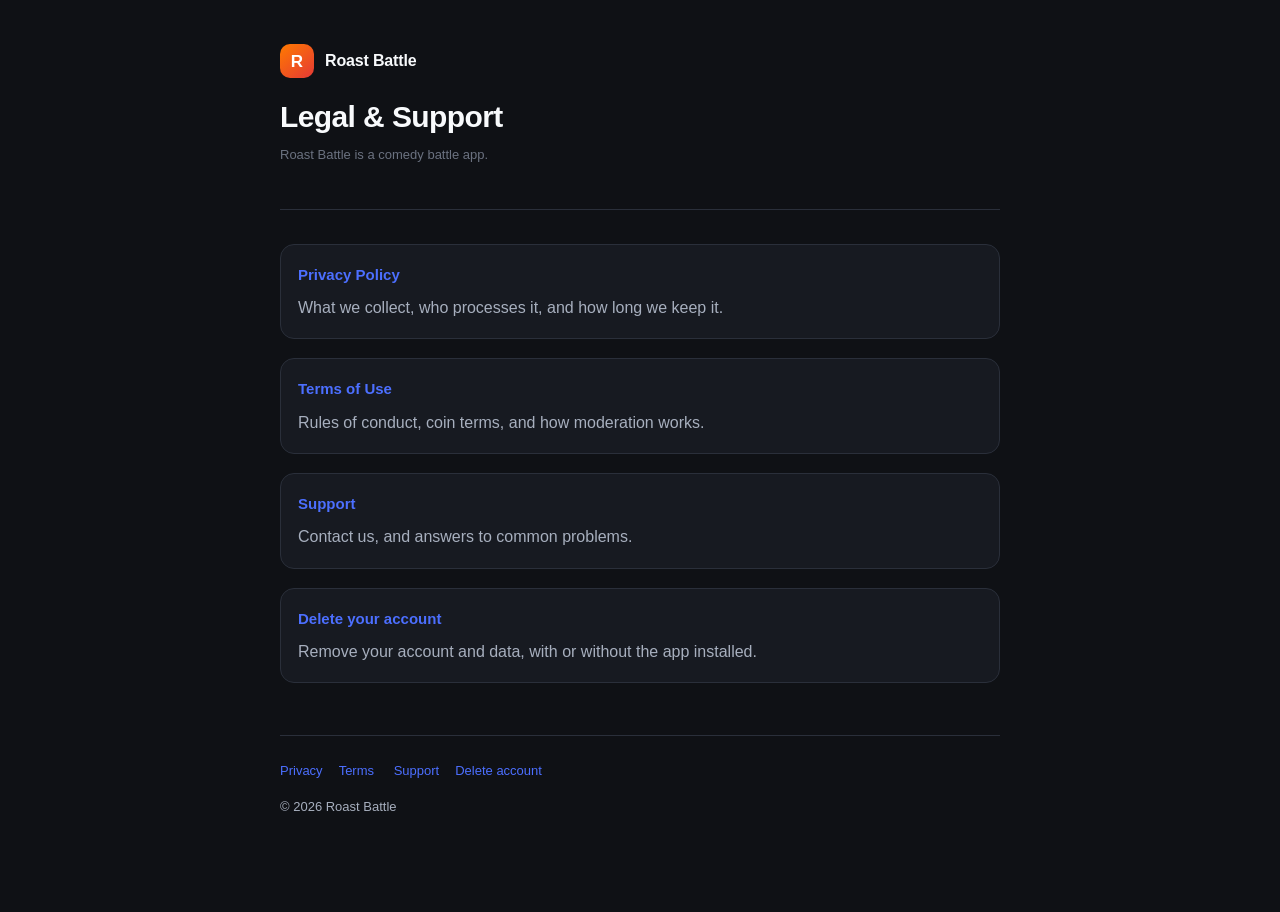
<file: index.html>
<!DOCTYPE html>
<html lang="en"><head><meta charset="utf-8">
<meta name="viewport" content="width=device-width,initial-scale=1">
<title>Roast Battle — Legal &amp; Support</title>
<link rel="stylesheet" href="style.css"></head><body><div class="wrap">
<header><div class="brand"><div class="mark">R</div><span>Roast Battle</span></div>
<h1>Legal &amp; Support</h1>
<p class="sub">Roast Battle is a comedy battle app.</p></header>
<div class="box"><h3><a href="privacy.html">Privacy Policy</a></h3>
<p>What we collect, who processes it, and how long we keep it.</p></div>
<div class="box"><h3><a href="terms.html">Terms of Use</a></h3>
<p>Rules of conduct, coin terms, and how moderation works.</p></div>
<div class="box"><h3><a href="support.html">Support</a></h3>
<p>Contact us, and answers to common problems.</p></div>
<div class="box"><h3><a href="delete-account.html">Delete your account</a></h3>
<p>Remove your account and data, with or without the app installed.</p></div>
<footer><a href="privacy.html">Privacy</a><a href="terms.html">Terms</a>
<a href="support.html">Support</a><a href="delete-account.html">Delete account</a>
<p style="margin-top:14px">© 2026 Roast Battle</p></footer>
</div></body></html>
</file>
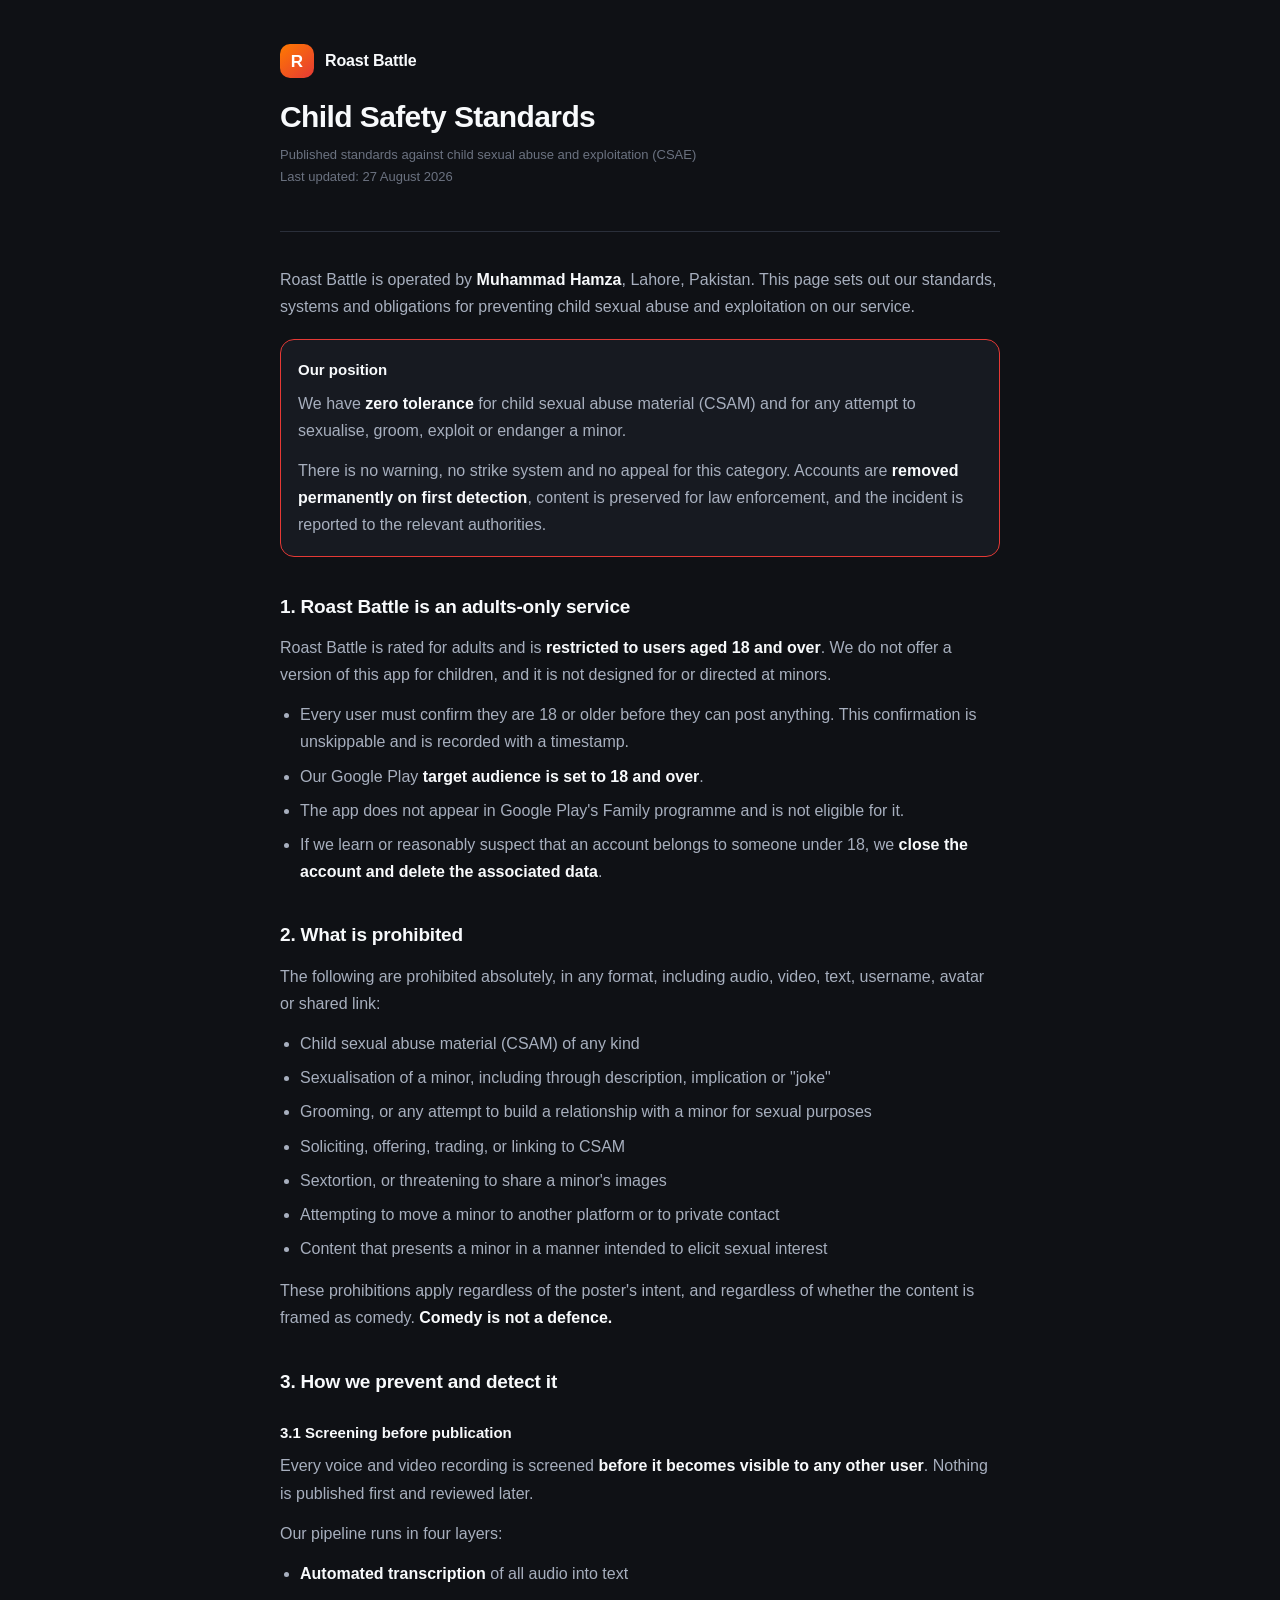
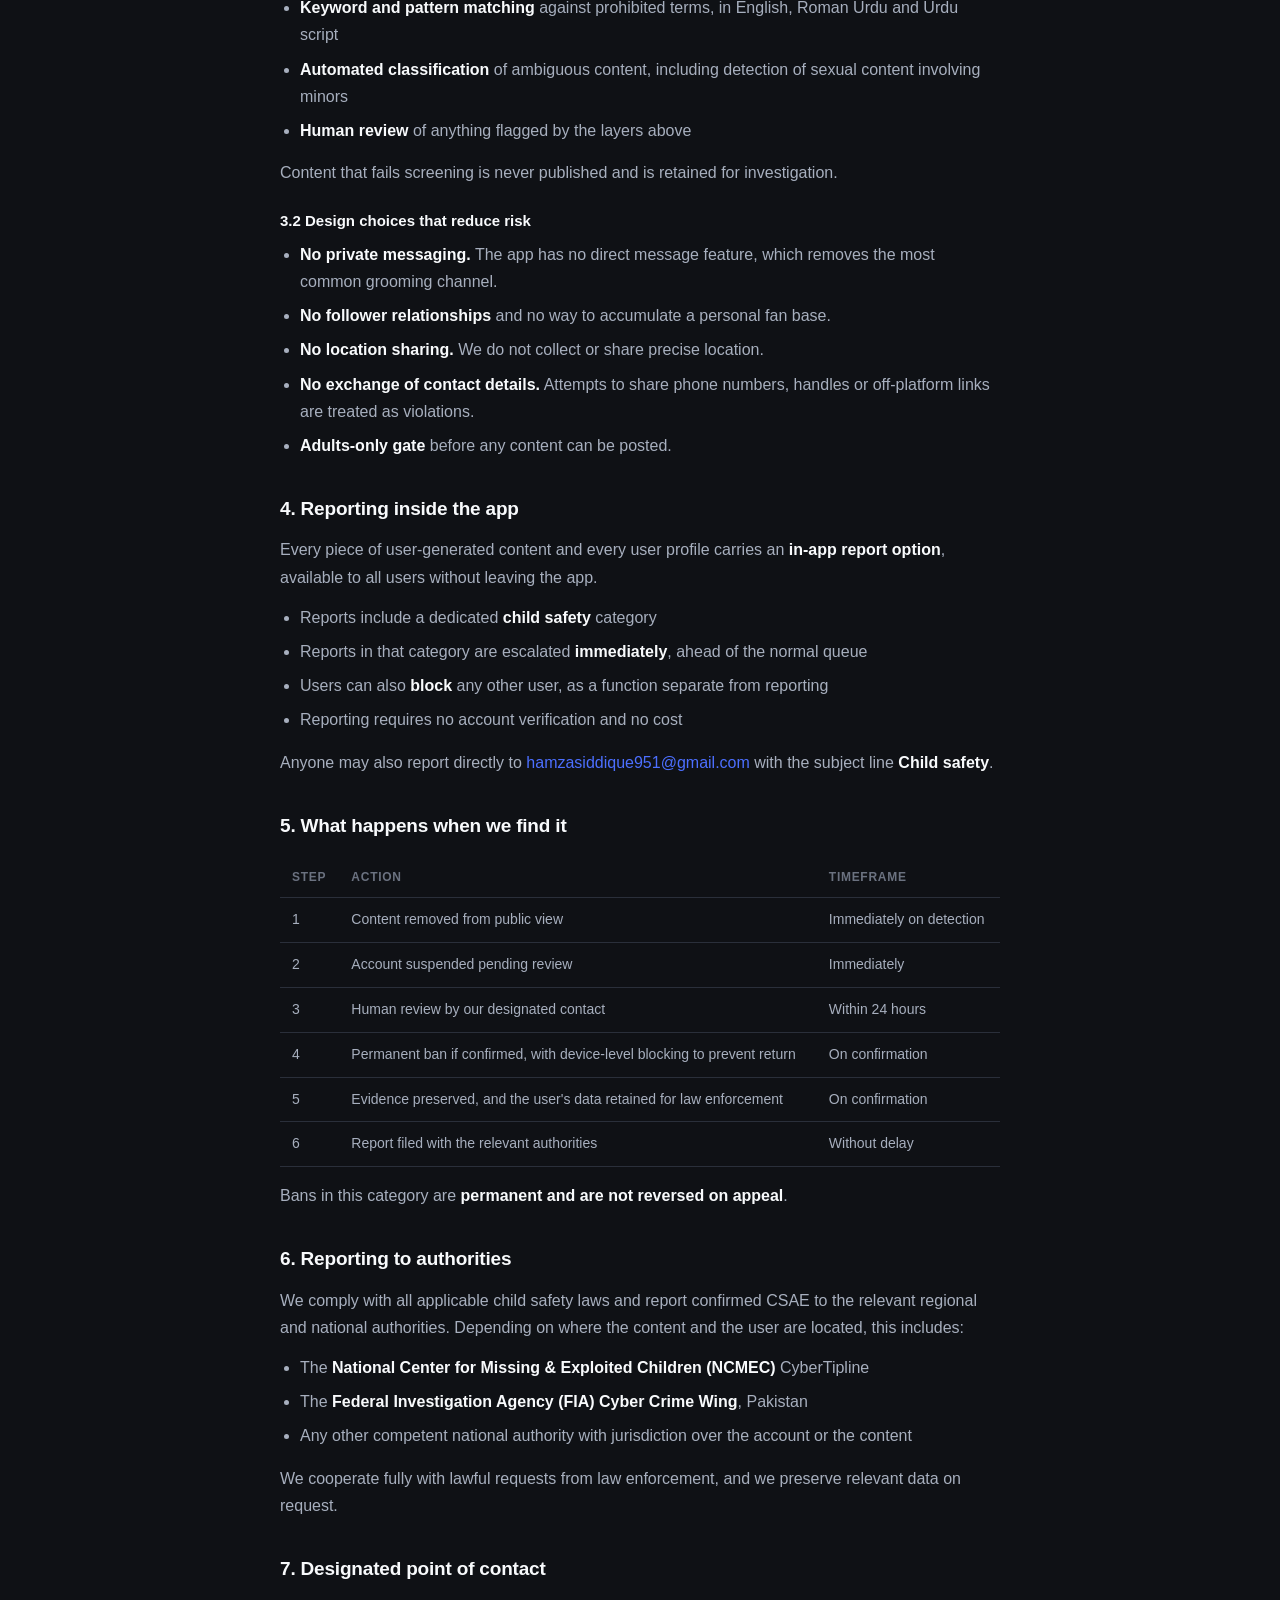
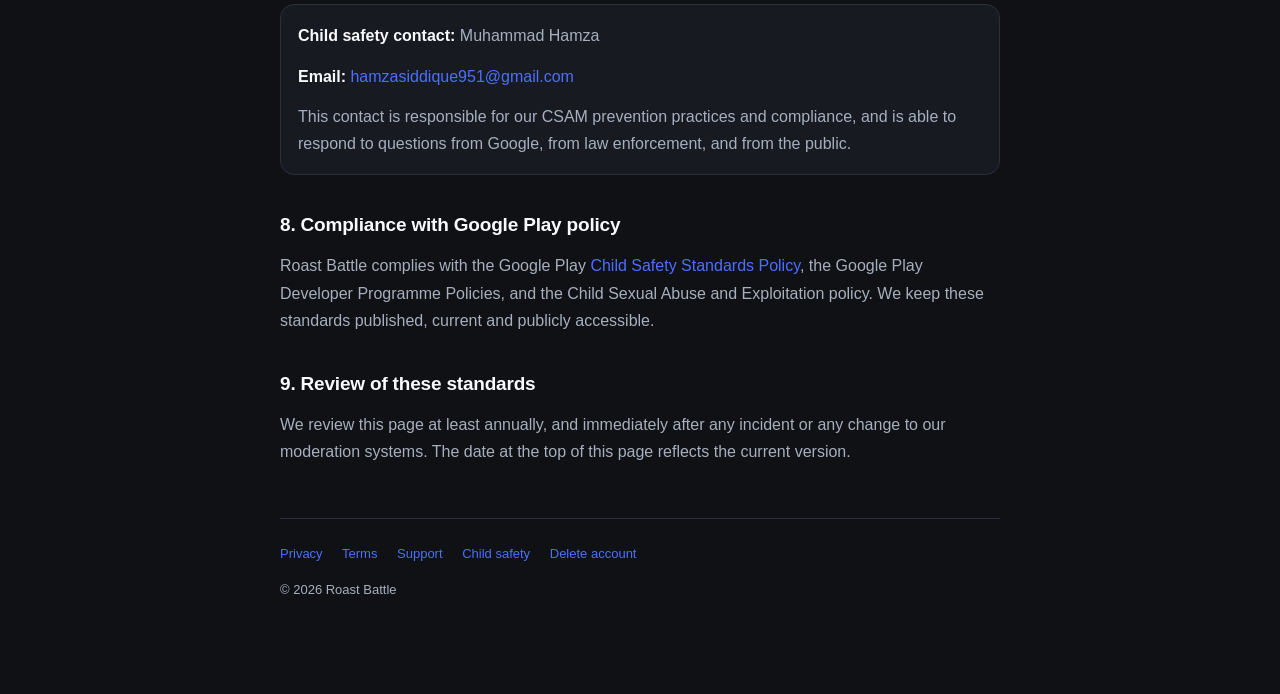
<file: child-safety.html>
<!DOCTYPE html>
<html lang="en">
<head>
<meta charset="utf-8">
<meta name="viewport" content="width=device-width,initial-scale=1">
<title>Child Safety Standards — Roast Battle</title>
<link rel="stylesheet" href="style.css">
</head>
<body>
<div class="wrap">

<header>
  <div class="brand"><div class="mark">R</div><span>Roast Battle</span></div>
  <h1>Child Safety Standards</h1>
  <p class="sub">Published standards against child sexual abuse and exploitation (CSAE)<br>
  Last updated: 27 August 2026</p>
</header>

<p>Roast Battle is operated by <strong>Muhammad Hamza</strong>, Lahore, Pakistan. This page sets out our standards, systems and obligations for preventing child sexual abuse and exploitation on our service.</p>

<div class="box stop">
  <h3>Our position</h3>
  <p>We have <strong>zero tolerance</strong> for child sexual abuse material (CSAM) and for any attempt to sexualise, groom, exploit or endanger a minor.</p>
  <p>There is no warning, no strike system and no appeal for this category. Accounts are <strong>removed permanently on first detection</strong>, content is preserved for law enforcement, and the incident is reported to the relevant authorities.</p>
</div>

<h2>1. Roast Battle is an adults-only service</h2>
<p>Roast Battle is rated for adults and is <strong>restricted to users aged 18 and over</strong>. We do not offer a version of this app for children, and it is not designed for or directed at minors.</p>
<ul>
  <li>Every user must confirm they are 18 or older before they can post anything. This confirmation is unskippable and is recorded with a timestamp.</li>
  <li>Our Google Play <strong>target audience is set to 18 and over</strong>.</li>
  <li>The app does not appear in Google Play's Family programme and is not eligible for it.</li>
  <li>If we learn or reasonably suspect that an account belongs to someone under 18, we <strong>close the account and delete the associated data</strong>.</li>
</ul>

<h2>2. What is prohibited</h2>
<p>The following are prohibited absolutely, in any format, including audio, video, text, username, avatar or shared link:</p>
<ul>
  <li>Child sexual abuse material (CSAM) of any kind</li>
  <li>Sexualisation of a minor, including through description, implication or "joke"</li>
  <li>Grooming, or any attempt to build a relationship with a minor for sexual purposes</li>
  <li>Soliciting, offering, trading, or linking to CSAM</li>
  <li>Sextortion, or threatening to share a minor's images</li>
  <li>Attempting to move a minor to another platform or to private contact</li>
  <li>Content that presents a minor in a manner intended to elicit sexual interest</li>
</ul>
<p>These prohibitions apply regardless of the poster's intent, and regardless of whether the content is framed as comedy. <strong>Comedy is not a defence.</strong></p>

<h2>3. How we prevent and detect it</h2>

<h3>3.1 Screening before publication</h3>
<p>Every voice and video recording is screened <strong>before it becomes visible to any other user</strong>. Nothing is published first and reviewed later.</p>
<p>Our pipeline runs in four layers:</p>
<ul>
  <li><strong>Automated transcription</strong> of all audio into text</li>
  <li><strong>Keyword and pattern matching</strong> against prohibited terms, in English, Roman Urdu and Urdu script</li>
  <li><strong>Automated classification</strong> of ambiguous content, including detection of sexual content involving minors</li>
  <li><strong>Human review</strong> of anything flagged by the layers above</li>
</ul>
<p>Content that fails screening is never published and is retained for investigation.</p>

<h3>3.2 Design choices that reduce risk</h3>
<ul>
  <li><strong>No private messaging.</strong> The app has no direct message feature, which removes the most common grooming channel.</li>
  <li><strong>No follower relationships</strong> and no way to accumulate a personal fan base.</li>
  <li><strong>No location sharing.</strong> We do not collect or share precise location.</li>
  <li><strong>No exchange of contact details.</strong> Attempts to share phone numbers, handles or off-platform links are treated as violations.</li>
  <li><strong>Adults-only gate</strong> before any content can be posted.</li>
</ul>

<h2>4. Reporting inside the app</h2>
<p>Every piece of user-generated content and every user profile carries an <strong>in-app report option</strong>, available to all users without leaving the app.</p>
<ul>
  <li>Reports include a dedicated <strong>child safety</strong> category</li>
  <li>Reports in that category are escalated <strong>immediately</strong>, ahead of the normal queue</li>
  <li>Users can also <strong>block</strong> any other user, as a function separate from reporting</li>
  <li>Reporting requires no account verification and no cost</li>
</ul>
<p>Anyone may also report directly to <a href="mailto:hamzasiddique951@gmail.com">hamzasiddique951@gmail.com</a> with the subject line <strong>Child safety</strong>.</p>

<h2>5. What happens when we find it</h2>
<table>
  <tr><th>Step</th><th>Action</th><th>Timeframe</th></tr>
  <tr><td>1</td><td>Content removed from public view</td><td>Immediately on detection</td></tr>
  <tr><td>2</td><td>Account suspended pending review</td><td>Immediately</td></tr>
  <tr><td>3</td><td>Human review by our designated contact</td><td>Within 24 hours</td></tr>
  <tr><td>4</td><td>Permanent ban if confirmed, with device-level blocking to prevent return</td><td>On confirmation</td></tr>
  <tr><td>5</td><td>Evidence preserved, and the user's data retained for law enforcement</td><td>On confirmation</td></tr>
  <tr><td>6</td><td>Report filed with the relevant authorities</td><td>Without delay</td></tr>
</table>
<p>Bans in this category are <strong>permanent and are not reversed on appeal</strong>.</p>

<h2>6. Reporting to authorities</h2>
<p>We comply with all applicable child safety laws and report confirmed CSAE to the relevant regional and national authorities. Depending on where the content and the user are located, this includes:</p>
<ul>
  <li>The <strong>National Center for Missing &amp; Exploited Children (NCMEC)</strong> CyberTipline</li>
  <li>The <strong>Federal Investigation Agency (FIA) Cyber Crime Wing</strong>, Pakistan</li>
  <li>Any other competent national authority with jurisdiction over the account or the content</li>
</ul>
<p>We cooperate fully with lawful requests from law enforcement, and we preserve relevant data on request.</p>

<h2>7. Designated point of contact</h2>
<div class="box">
  <p><strong>Child safety contact:</strong> Muhammad Hamza</p>
  <p><strong>Email:</strong> <a href="mailto:hamzasiddique951@gmail.com">hamzasiddique951@gmail.com</a></p>
  <p>This contact is responsible for our CSAM prevention practices and compliance, and is able to respond to questions from Google, from law enforcement, and from the public.</p>
</div>

<h2>8. Compliance with Google Play policy</h2>
<p>Roast Battle complies with the Google Play <a href="https://support.google.com/googleplay/android-developer/answer/14747720">Child Safety Standards Policy</a>, the Google Play Developer Programme Policies, and the Child Sexual Abuse and Exploitation policy. We keep these standards published, current and publicly accessible.</p>

<h2>9. Review of these standards</h2>
<p>We review this page at least annually, and immediately after any incident or any change to our moderation systems. The date at the top of this page reflects the current version.</p>

<footer>
  <a href="privacy.html">Privacy</a>
  <a href="terms.html">Terms</a>
  <a href="support.html">Support</a>
  <a href="child-safety.html">Child safety</a>
  <a href="delete-account.html">Delete account</a>
  <p style="margin-top:14px">© 2026 Roast Battle</p>
</footer>

</div>
</body>
</html>
</file>
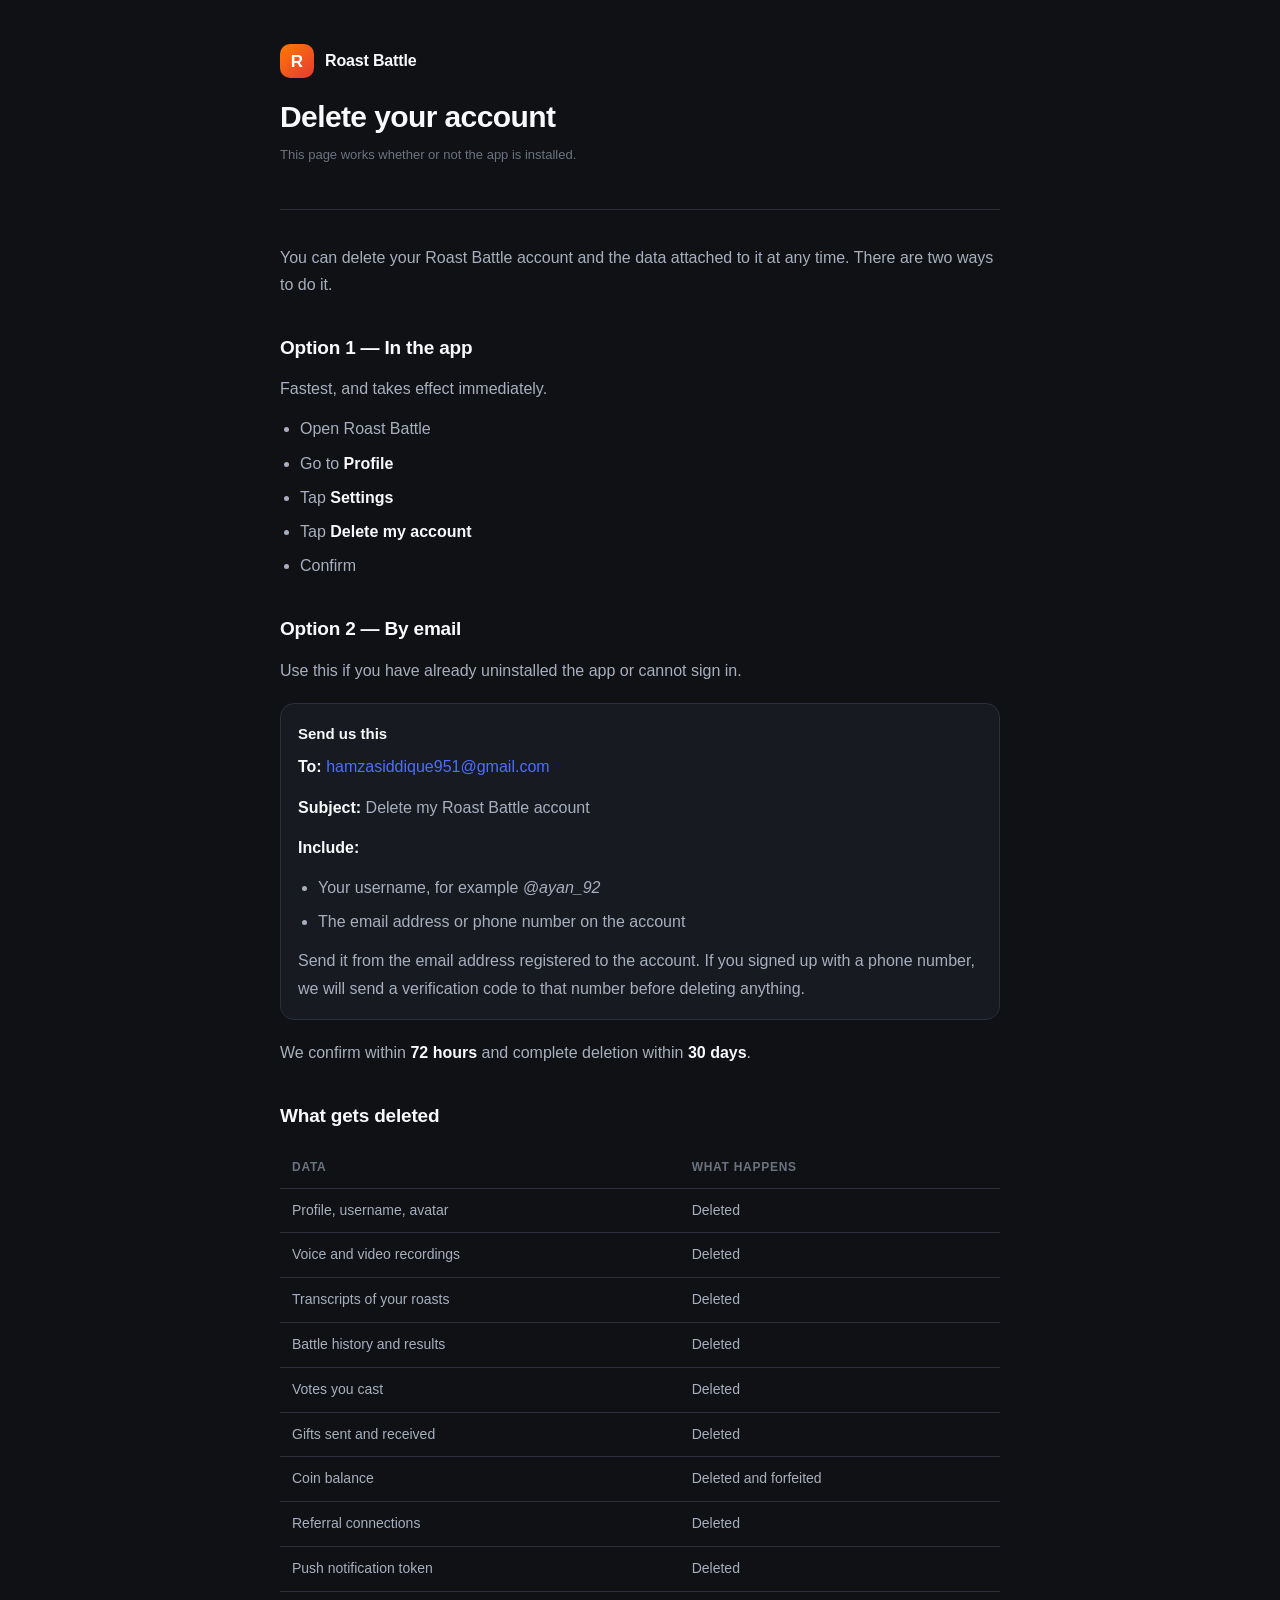
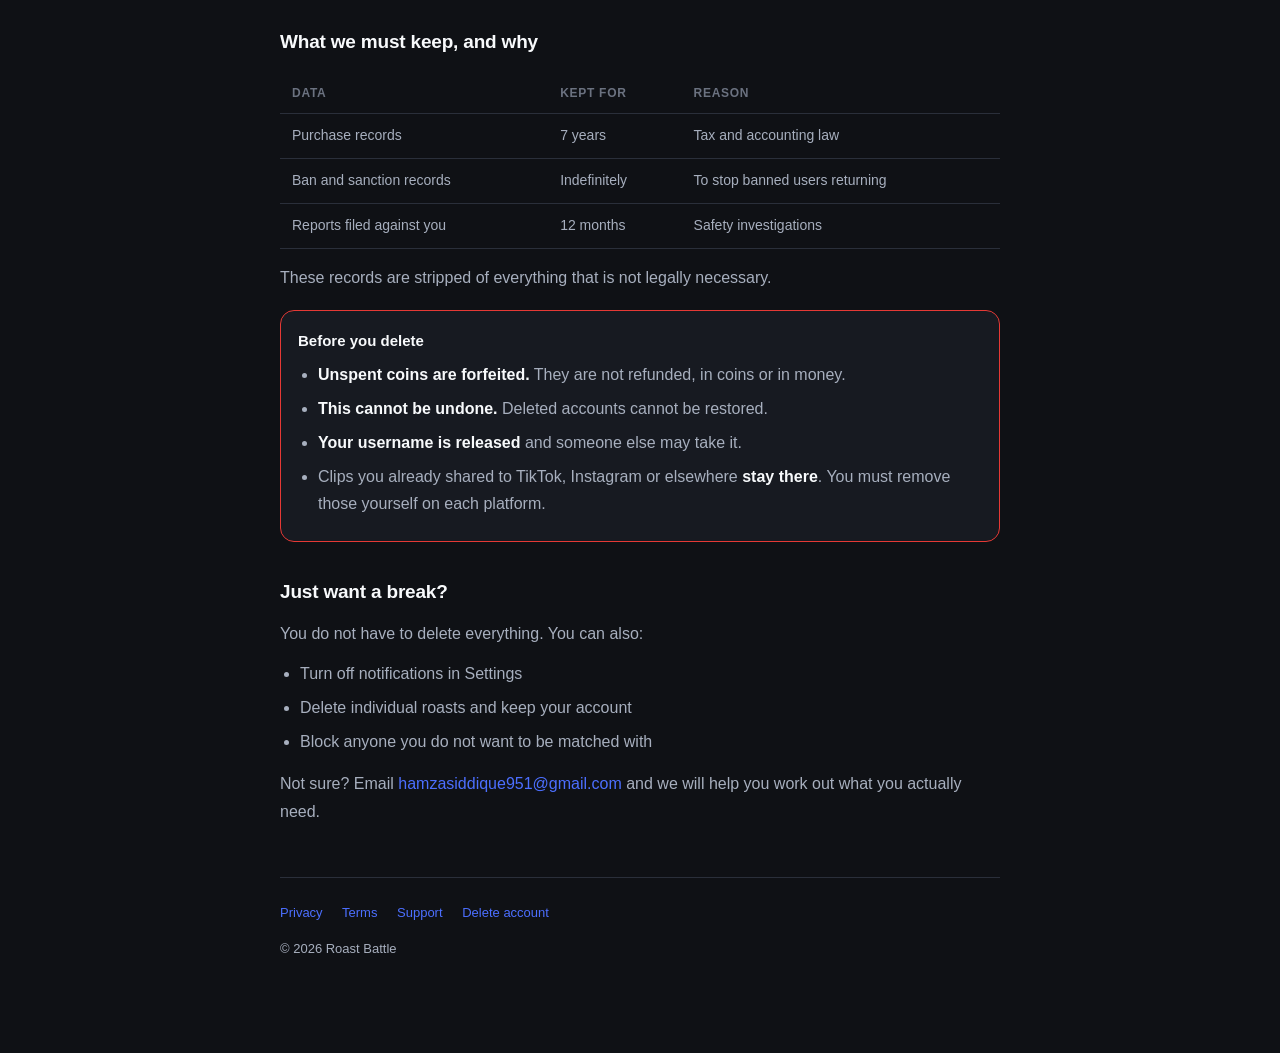
<file: delete-account (1).html>
<!DOCTYPE html>
<html lang="en">
<head>
<meta charset="utf-8">
<meta name="viewport" content="width=device-width,initial-scale=1">
<title>Delete Your Account — Roast Battle</title>
<link rel="stylesheet" href="style.css">
</head>
<body>
<div class="wrap">

<header>
  <div class="brand"><div class="mark">R</div><span>Roast Battle</span></div>
  <h1>Delete your account</h1>
  <p class="sub">This page works whether or not the app is installed.</p>
</header>

<p>You can delete your Roast Battle account and the data attached to it at any time. There are two ways to do it.</p>

<h2>Option 1 — In the app</h2>
<p>Fastest, and takes effect immediately.</p>
<ul>
  <li>Open Roast Battle</li>
  <li>Go to <strong>Profile</strong></li>
  <li>Tap <strong>Settings</strong></li>
  <li>Tap <strong>Delete my account</strong></li>
  <li>Confirm</li>
</ul>

<h2>Option 2 — By email</h2>
<p>Use this if you have already uninstalled the app or cannot sign in.</p>

<div class="box">
  <h3>Send us this</h3>
  <p><strong>To:</strong> <a href="mailto:hamzasiddique951@gmail.com?subject=Delete%20my%20Roast%20Battle%20account">hamzasiddique951@gmail.com</a></p>
  <p><strong>Subject:</strong> Delete my Roast Battle account</p>
  <p><strong>Include:</strong></p>
  <ul style="margin-bottom:0">
    <li>Your username, for example <em>@ayan_92</em></li>
    <li>The email address or phone number on the account</li>
  </ul>
  <p style="margin-top:12px">Send it from the email address registered to the account. If you signed up with a phone number, we will send a verification code to that number before deleting anything.</p>
</div>

<p>We confirm within <strong>72 hours</strong> and complete deletion within <strong>30 days</strong>.</p>

<h2>What gets deleted</h2>
<table>
  <tr><th>Data</th><th>What happens</th></tr>
  <tr><td>Profile, username, avatar</td><td>Deleted</td></tr>
  <tr><td>Voice and video recordings</td><td>Deleted</td></tr>
  <tr><td>Transcripts of your roasts</td><td>Deleted</td></tr>
  <tr><td>Battle history and results</td><td>Deleted</td></tr>
  <tr><td>Votes you cast</td><td>Deleted</td></tr>
  <tr><td>Gifts sent and received</td><td>Deleted</td></tr>
  <tr><td>Coin balance</td><td>Deleted and forfeited</td></tr>
  <tr><td>Referral connections</td><td>Deleted</td></tr>
  <tr><td>Push notification token</td><td>Deleted</td></tr>
</table>

<h2>What we must keep, and why</h2>
<table>
  <tr><th>Data</th><th>Kept for</th><th>Reason</th></tr>
  <tr><td>Purchase records</td><td>7 years</td><td>Tax and accounting law</td></tr>
  <tr><td>Ban and sanction records</td><td>Indefinitely</td><td>To stop banned users returning</td></tr>
  <tr><td>Reports filed against you</td><td>12 months</td><td>Safety investigations</td></tr>
</table>
<p>These records are stripped of everything that is not legally necessary.</p>

<div class="box stop">
  <h3>Before you delete</h3>
  <ul style="margin-bottom:0">
    <li><strong>Unspent coins are forfeited.</strong> They are not refunded, in coins or in money.</li>
    <li><strong>This cannot be undone.</strong> Deleted accounts cannot be restored.</li>
    <li><strong>Your username is released</strong> and someone else may take it.</li>
    <li>Clips you already shared to TikTok, Instagram or elsewhere <strong>stay there</strong>. You must remove those yourself on each platform.</li>
  </ul>
</div>

<h2>Just want a break?</h2>
<p>You do not have to delete everything. You can also:</p>
<ul>
  <li>Turn off notifications in Settings</li>
  <li>Delete individual roasts and keep your account</li>
  <li>Block anyone you do not want to be matched with</li>
</ul>
<p>Not sure? Email <a href="mailto:hamzasiddique951@gmail.com">hamzasiddique951@gmail.com</a> and we will help you work out what you actually need.</p>

<footer>
  <a href="privacy.html">Privacy</a>
  <a href="terms.html">Terms</a>
  <a href="support.html">Support</a>
  <a href="delete-account.html">Delete account</a>
  <p style="margin-top:14px">© 2026 Roast Battle</p>
</footer>

</div>
</body>
</html>
</file>
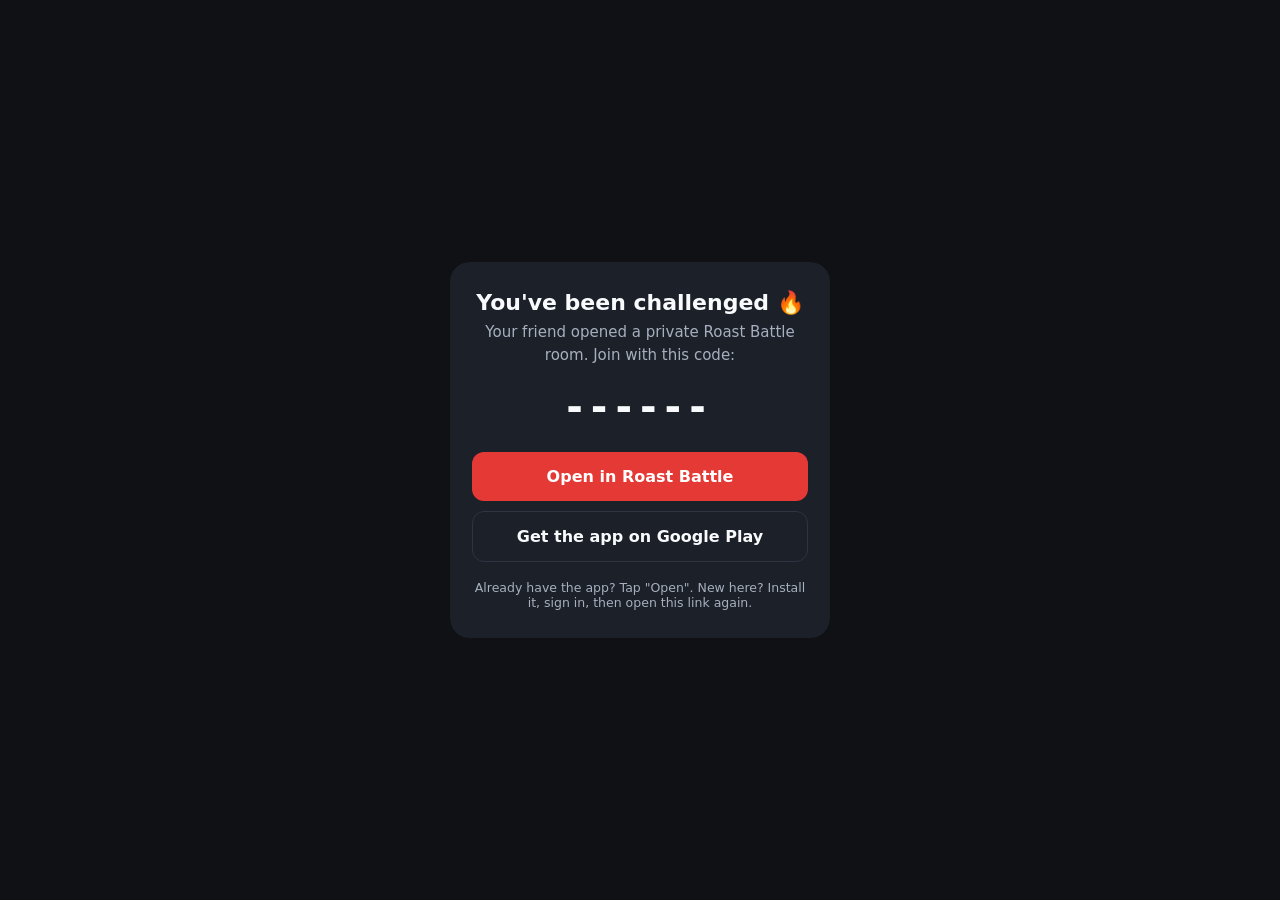
<file: join.html>
<!doctype html>
<html lang="en">
<head>
<meta charset="utf-8">
<meta name="viewport" content="width=device-width, initial-scale=1">
<title>Join my Roast Battle</title>
<meta property="og:title" content="I challenge you to a Roast Battle 🔥">
<meta property="og:description" content="Tap to join my private room. Winner takes the coins.">
<style>
  :root { --bg:#0F1115; --card:#1C2029; --tx:#F8FAFC; --mut:#A7AFBE; --red:#E53935; }
  * { box-sizing: border-box; }
  body { margin:0; min-height:100vh; background:var(--bg); color:var(--tx);
         font-family: system-ui, -apple-system, "Segoe UI", Roboto, sans-serif;
         display:flex; align-items:center; justify-content:center; padding:16px; }
  .card { width:100%; max-width:380px; background:var(--card); border-radius:20px; padding:28px 22px; text-align:center; }
  h1 { font-size:22px; margin:0 0 6px; }
  p { color:var(--mut); margin:0 0 18px; line-height:1.5; font-size:15px; }
  .code { font-size:40px; font-weight:800; letter-spacing:8px; margin:6px 0 22px; }
  a.btn { display:block; padding:15px; border-radius:12px; font-weight:700; text-decoration:none; font-size:16px; margin-top:10px; }
  .primary { background:var(--red); color:#fff; }
  .secondary { background:transparent; color:var(--tx); border:1.5px solid #2E3440; }
  small { display:block; color:var(--mut); margin-top:18px; font-size:12.5px; }
</style>
</head>
<body>
<div class="card">
  <h1>You've been challenged 🔥</h1>
  <p>Your friend opened a private Roast Battle room. Join with this code:</p>
  <div class="code" id="code">------</div>
  <a class="btn primary" id="open" href="#">Open in Roast Battle</a>
  <a class="btn secondary" id="store" href="https://play.google.com/store/apps/details?id=com.hamzalabs.roastbattle">Get the app on Google Play</a>
  <small>Already have the app? Tap "Open". New here? Install it, sign in, then open this link again.</small>
</div>
<script>
  var code = (new URLSearchParams(location.search).get('code') || '').toUpperCase().replace(/[^A-Z0-9]/g, '').slice(0, 6);
  document.getElementById('code').textContent = code || '------';
  var store = 'https://play.google.com/store/apps/details?id=com.hamzalabs.roastbattle';
  var intent = 'intent://join/' + code + '#Intent;scheme=roastbattle;package=com.hamzalabs.roastbattle;S.browser_fallback_url=' + encodeURIComponent(store) + ';end';
  var deep = 'roastbattle://join/' + code;
  var android = /Android/i.test(navigator.userAgent);
  var open = document.getElementById('open');
  open.href = android ? intent : deep;
  // Try once automatically on Android; the button stays for a second try.
  if (android && code) { setTimeout(function () { location.href = intent; }, 300); }
</script>
</body>
</html>
</file>
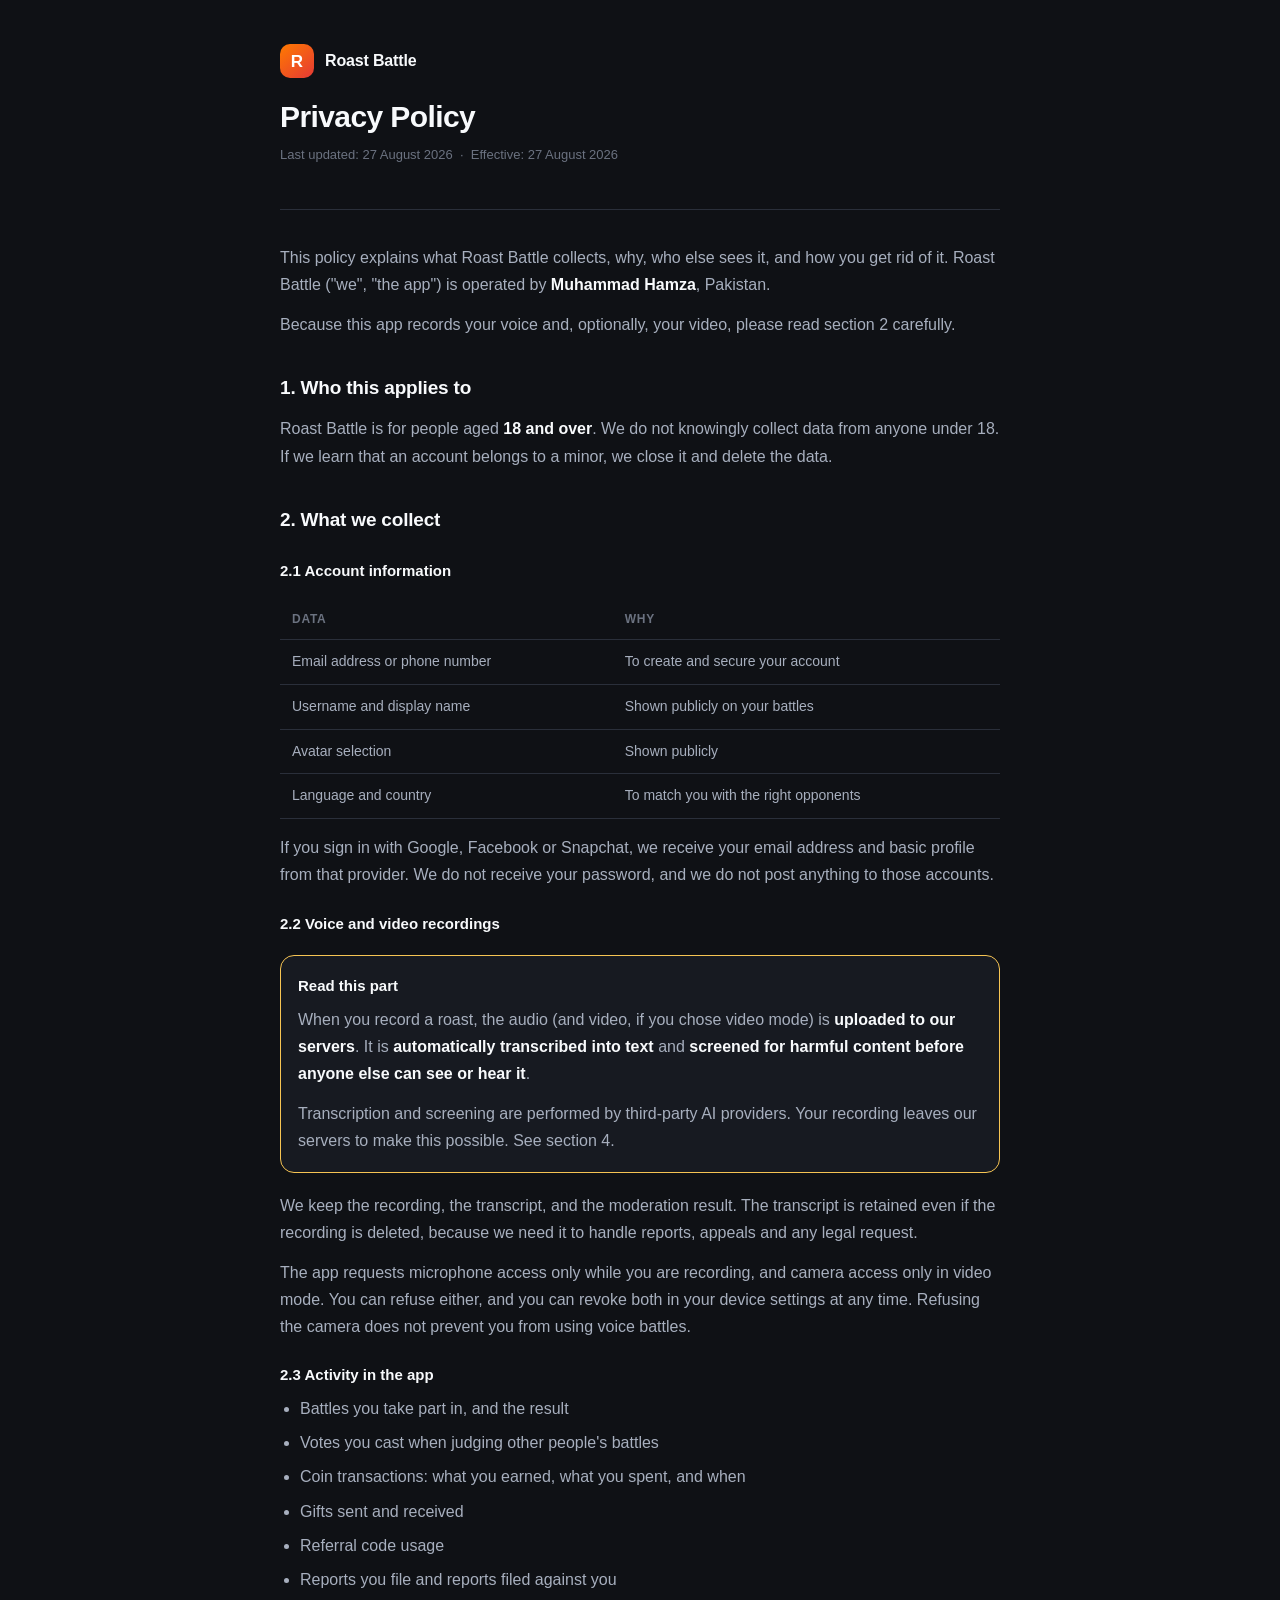
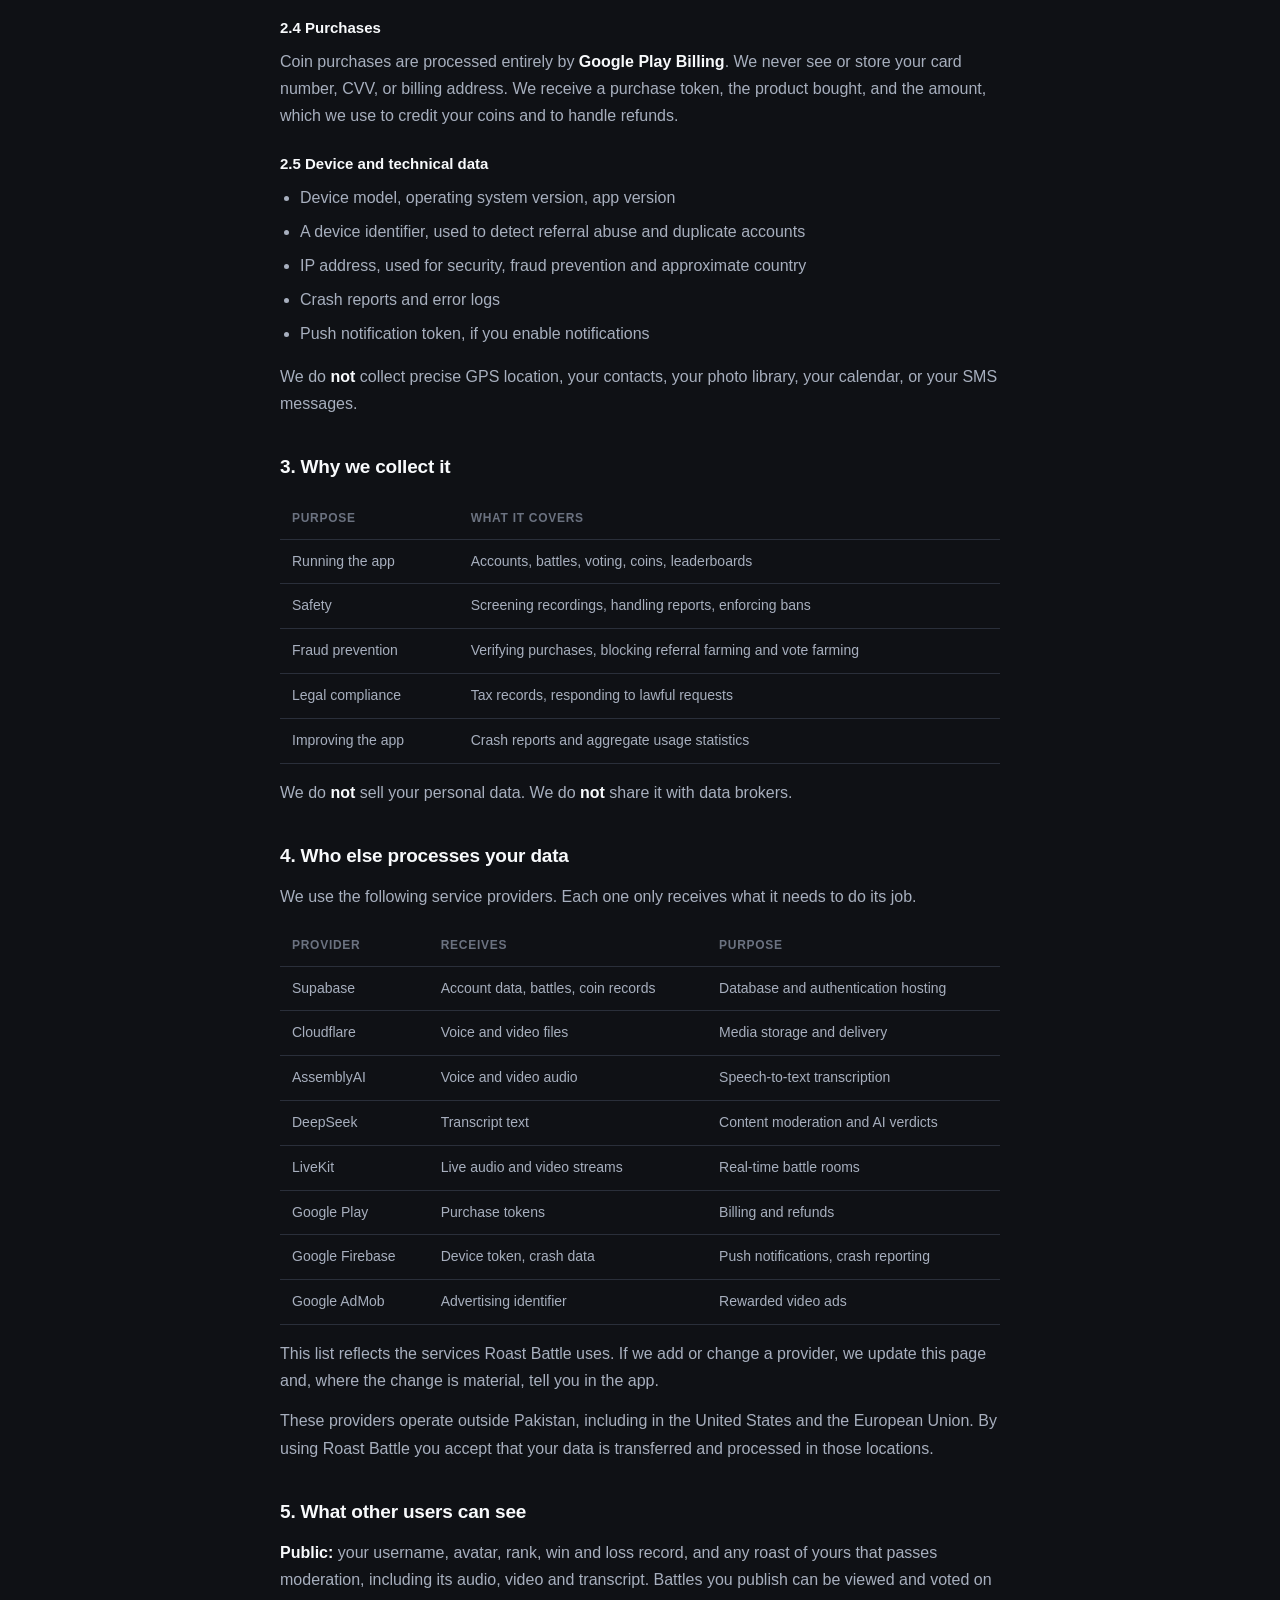
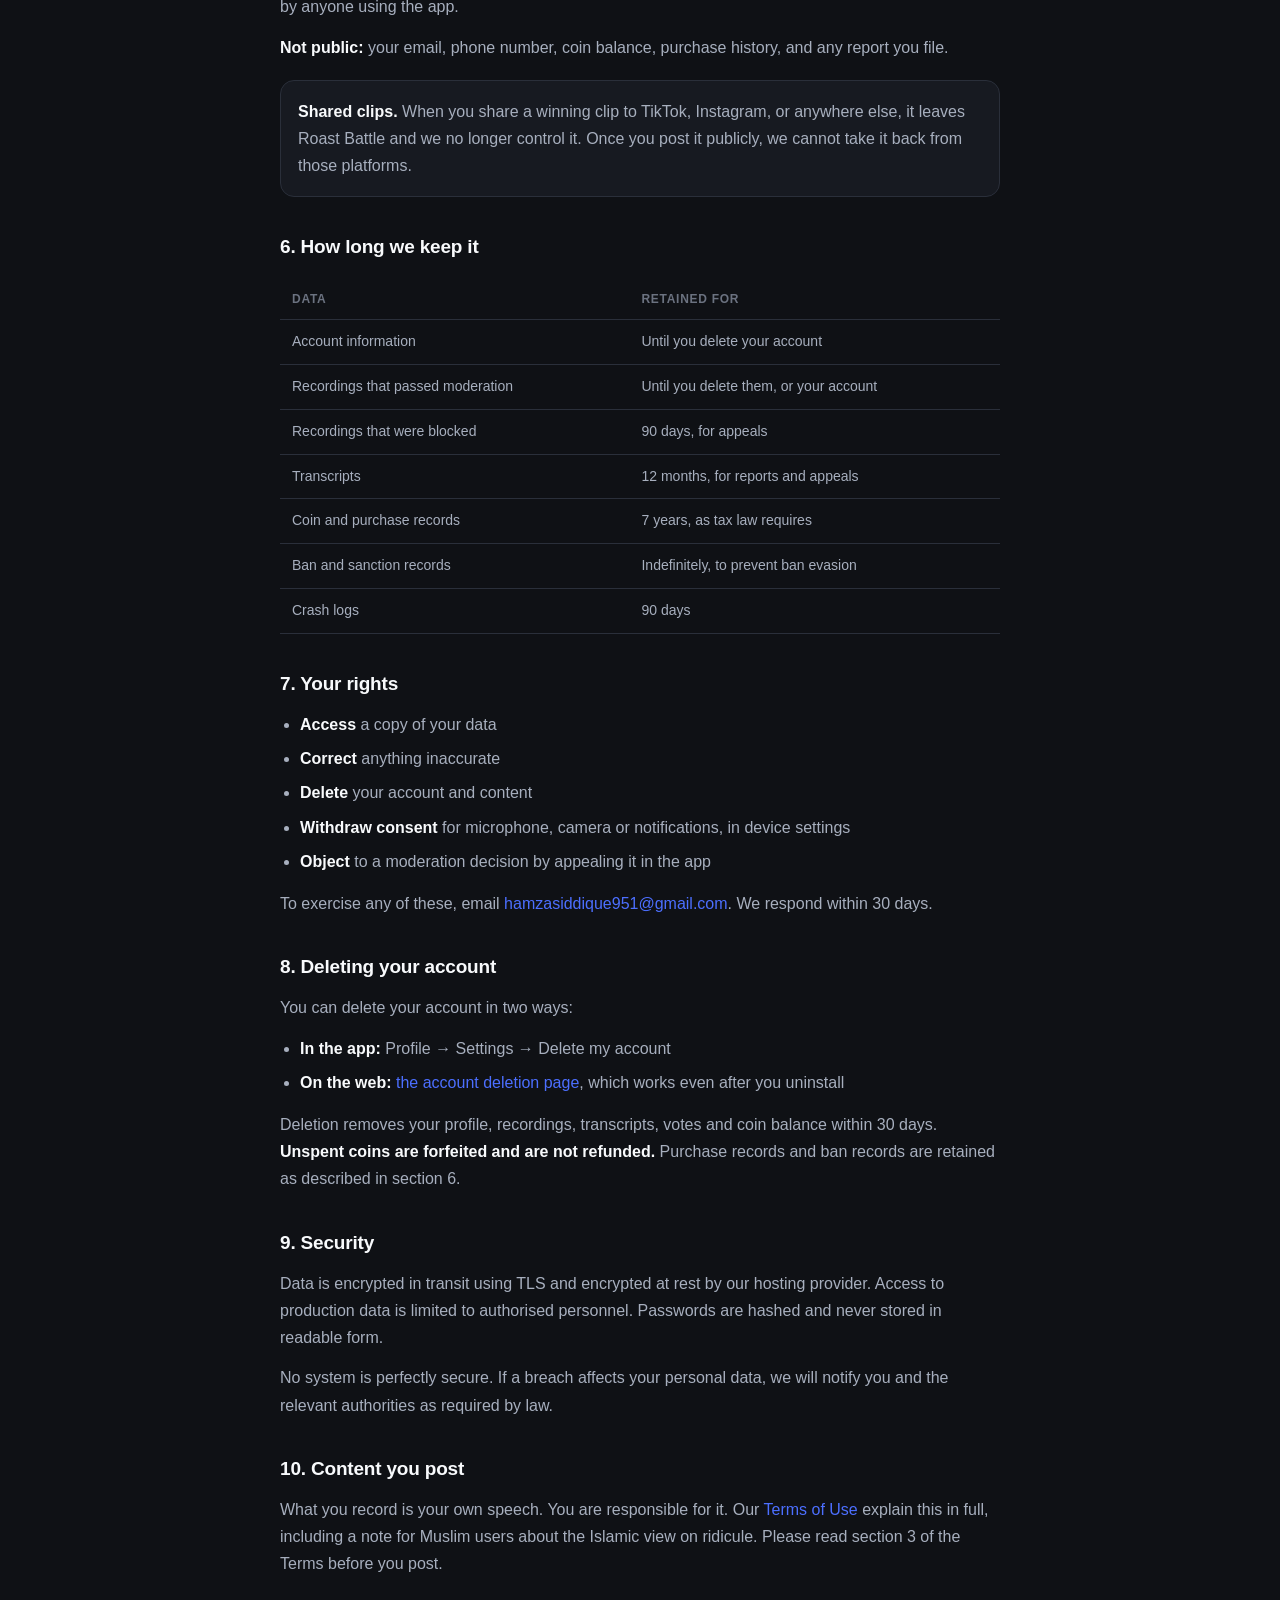
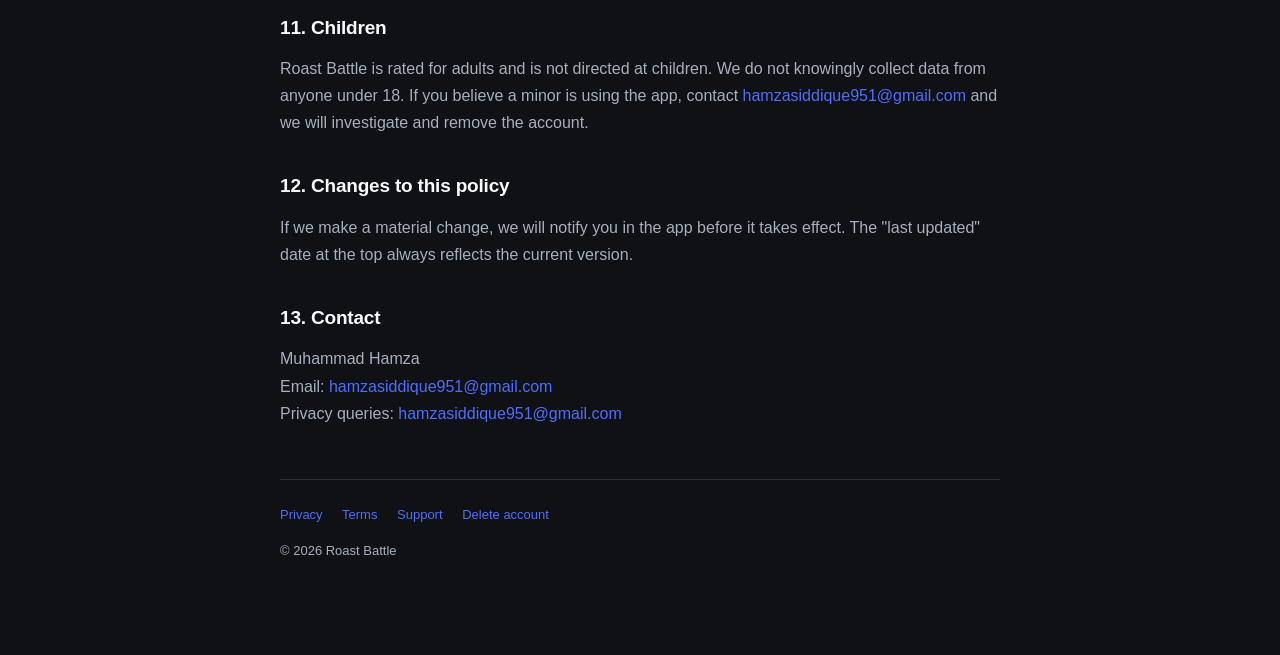
<file: privacy (1).html>
<!DOCTYPE html>
<html lang="en">
<head>
<meta charset="utf-8">
<meta name="viewport" content="width=device-width,initial-scale=1">
<title>Privacy Policy — Roast Battle</title>
<link rel="stylesheet" href="style.css">
</head>
<body>
<div class="wrap">

<header>
  <div class="brand"><div class="mark">R</div><span>Roast Battle</span></div>
  <h1>Privacy Policy</h1>
  <p class="sub">Last updated: 27 August 2026 &nbsp;·&nbsp; Effective: 27 August 2026</p>
</header>

<p>This policy explains what Roast Battle collects, why, who else sees it, and how you get rid of it. Roast Battle ("we", "the app") is operated by <strong>Muhammad Hamza</strong>, Pakistan.</p>

<p>Because this app records your voice and, optionally, your video, please read section 2 carefully.</p>

<h2>1. Who this applies to</h2>
<p>Roast Battle is for people aged <strong>18 and over</strong>. We do not knowingly collect data from anyone under 18. If we learn that an account belongs to a minor, we close it and delete the data.</p>

<h2>2. What we collect</h2>

<h3>2.1 Account information</h3>
<table>
  <tr><th>Data</th><th>Why</th></tr>
  <tr><td>Email address or phone number</td><td>To create and secure your account</td></tr>
  <tr><td>Username and display name</td><td>Shown publicly on your battles</td></tr>
  <tr><td>Avatar selection</td><td>Shown publicly</td></tr>
  <tr><td>Language and country</td><td>To match you with the right opponents</td></tr>
</table>
<p>If you sign in with Google, Facebook or Snapchat, we receive your email address and basic profile from that provider. We do not receive your password, and we do not post anything to those accounts.</p>

<h3>2.2 Voice and video recordings</h3>
<div class="box warn">
  <h3>Read this part</h3>
  <p>When you record a roast, the audio (and video, if you chose video mode) is <strong>uploaded to our servers</strong>. It is <strong>automatically transcribed into text</strong> and <strong>screened for harmful content before anyone else can see or hear it</strong>.</p>
  <p>Transcription and screening are performed by third-party AI providers. Your recording leaves our servers to make this possible. See section 4.</p>
</div>
<p>We keep the recording, the transcript, and the moderation result. The transcript is retained even if the recording is deleted, because we need it to handle reports, appeals and any legal request.</p>
<p>The app requests microphone access only while you are recording, and camera access only in video mode. You can refuse either, and you can revoke both in your device settings at any time. Refusing the camera does not prevent you from using voice battles.</p>

<h3>2.3 Activity in the app</h3>
<ul>
  <li>Battles you take part in, and the result</li>
  <li>Votes you cast when judging other people's battles</li>
  <li>Coin transactions: what you earned, what you spent, and when</li>
  <li>Gifts sent and received</li>
  <li>Referral code usage</li>
  <li>Reports you file and reports filed against you</li>
</ul>

<h3>2.4 Purchases</h3>
<p>Coin purchases are processed entirely by <strong>Google Play Billing</strong>. We never see or store your card number, CVV, or billing address. We receive a purchase token, the product bought, and the amount, which we use to credit your coins and to handle refunds.</p>

<h3>2.5 Device and technical data</h3>
<ul>
  <li>Device model, operating system version, app version</li>
  <li>A device identifier, used to detect referral abuse and duplicate accounts</li>
  <li>IP address, used for security, fraud prevention and approximate country</li>
  <li>Crash reports and error logs</li>
  <li>Push notification token, if you enable notifications</li>
</ul>
<p>We do <strong>not</strong> collect precise GPS location, your contacts, your photo library, your calendar, or your SMS messages.</p>

<h2>3. Why we collect it</h2>
<table>
  <tr><th>Purpose</th><th>What it covers</th></tr>
  <tr><td>Running the app</td><td>Accounts, battles, voting, coins, leaderboards</td></tr>
  <tr><td>Safety</td><td>Screening recordings, handling reports, enforcing bans</td></tr>
  <tr><td>Fraud prevention</td><td>Verifying purchases, blocking referral farming and vote farming</td></tr>
  <tr><td>Legal compliance</td><td>Tax records, responding to lawful requests</td></tr>
  <tr><td>Improving the app</td><td>Crash reports and aggregate usage statistics</td></tr>
</table>
<p>We do <strong>not</strong> sell your personal data. We do <strong>not</strong> share it with data brokers.</p>

<h2>4. Who else processes your data</h2>
<p>We use the following service providers. Each one only receives what it needs to do its job.</p>
<table>
  <tr><th>Provider</th><th>Receives</th><th>Purpose</th></tr>
  <tr><td>Supabase</td><td>Account data, battles, coin records</td><td>Database and authentication hosting</td></tr>
  <tr><td>Cloudflare</td><td>Voice and video files</td><td>Media storage and delivery</td></tr>
  <tr><td>AssemblyAI</td><td>Voice and video audio</td><td>Speech-to-text transcription</td></tr>
  <tr><td>DeepSeek</td><td>Transcript text</td><td>Content moderation and AI verdicts</td></tr>
  <tr><td>LiveKit</td><td>Live audio and video streams</td><td>Real-time battle rooms</td></tr>
  <tr><td>Google Play</td><td>Purchase tokens</td><td>Billing and refunds</td></tr>
  <tr><td>Google Firebase</td><td>Device token, crash data</td><td>Push notifications, crash reporting</td></tr>
  <tr><td>Google AdMob</td><td>Advertising identifier</td><td>Rewarded video ads</td></tr>
</table>
<p>This list reflects the services Roast Battle uses. If we add or change a provider, we update this page and, where the change is material, tell you in the app.</p>
<p>These providers operate outside Pakistan, including in the United States and the European Union. By using Roast Battle you accept that your data is transferred and processed in those locations.</p>

<h2>5. What other users can see</h2>
<p><strong>Public:</strong> your username, avatar, rank, win and loss record, and any roast of yours that passes moderation, including its audio, video and transcript. Battles you publish can be viewed and voted on by anyone using the app.</p>
<p><strong>Not public:</strong> your email, phone number, coin balance, purchase history, and any report you file.</p>
<div class="box">
  <p><strong>Shared clips.</strong> When you share a winning clip to TikTok, Instagram, or anywhere else, it leaves Roast Battle and we no longer control it. Once you post it publicly, we cannot take it back from those platforms.</p>
</div>

<h2>6. How long we keep it</h2>
<table>
  <tr><th>Data</th><th>Retained for</th></tr>
  <tr><td>Account information</td><td>Until you delete your account</td></tr>
  <tr><td>Recordings that passed moderation</td><td>Until you delete them, or your account</td></tr>
  <tr><td>Recordings that were blocked</td><td>90 days, for appeals</td></tr>
  <tr><td>Transcripts</td><td>12 months, for reports and appeals</td></tr>
  <tr><td>Coin and purchase records</td><td>7 years, as tax law requires</td></tr>
  <tr><td>Ban and sanction records</td><td>Indefinitely, to prevent ban evasion</td></tr>
  <tr><td>Crash logs</td><td>90 days</td></tr>
</table>

<h2>7. Your rights</h2>
<ul>
  <li><strong>Access</strong> a copy of your data</li>
  <li><strong>Correct</strong> anything inaccurate</li>
  <li><strong>Delete</strong> your account and content</li>
  <li><strong>Withdraw consent</strong> for microphone, camera or notifications, in device settings</li>
  <li><strong>Object</strong> to a moderation decision by appealing it in the app</li>
</ul>
<p>To exercise any of these, email <a href="mailto:hamzasiddique951@gmail.com">hamzasiddique951@gmail.com</a>. We respond within 30 days.</p>

<h2>8. Deleting your account</h2>
<p>You can delete your account in two ways:</p>
<ul>
  <li><strong>In the app:</strong> Profile → Settings → Delete my account</li>
  <li><strong>On the web:</strong> <a href="delete-account.html">the account deletion page</a>, which works even after you uninstall</li>
</ul>
<p>Deletion removes your profile, recordings, transcripts, votes and coin balance within 30 days. <strong>Unspent coins are forfeited and are not refunded.</strong> Purchase records and ban records are retained as described in section 6.</p>

<h2>9. Security</h2>
<p>Data is encrypted in transit using TLS and encrypted at rest by our hosting provider. Access to production data is limited to authorised personnel. Passwords are hashed and never stored in readable form.</p>
<p>No system is perfectly secure. If a breach affects your personal data, we will notify you and the relevant authorities as required by law.</p>

<h2>10. Content you post</h2>
<p>What you record is your own speech. You are responsible for it. Our <a href="terms.html">Terms of Use</a> explain this in full, including a note for Muslim users about the Islamic view on ridicule. Please read section 3 of the Terms before you post.</p>

<h2>11. Children</h2>
<p>Roast Battle is rated for adults and is not directed at children. We do not knowingly collect data from anyone under 18. If you believe a minor is using the app, contact <a href="mailto:hamzasiddique951@gmail.com">hamzasiddique951@gmail.com</a> and we will investigate and remove the account.</p>

<h2>12. Changes to this policy</h2>
<p>If we make a material change, we will notify you in the app before it takes effect. The "last updated" date at the top always reflects the current version.</p>

<h2>13. Contact</h2>
<p>
  Muhammad Hamza<br>
  Email: <a href="mailto:hamzasiddique951@gmail.com">hamzasiddique951@gmail.com</a><br>
  Privacy queries: <a href="mailto:hamzasiddique951@gmail.com">hamzasiddique951@gmail.com</a>
</p>

<footer>
  <a href="privacy.html">Privacy</a>
  <a href="terms.html">Terms</a>
  <a href="support.html">Support</a>
  <a href="delete-account.html">Delete account</a>
  <p style="margin-top:14px">© 2026 Roast Battle</p>
</footer>

</div>
</body>
</html>
</file>
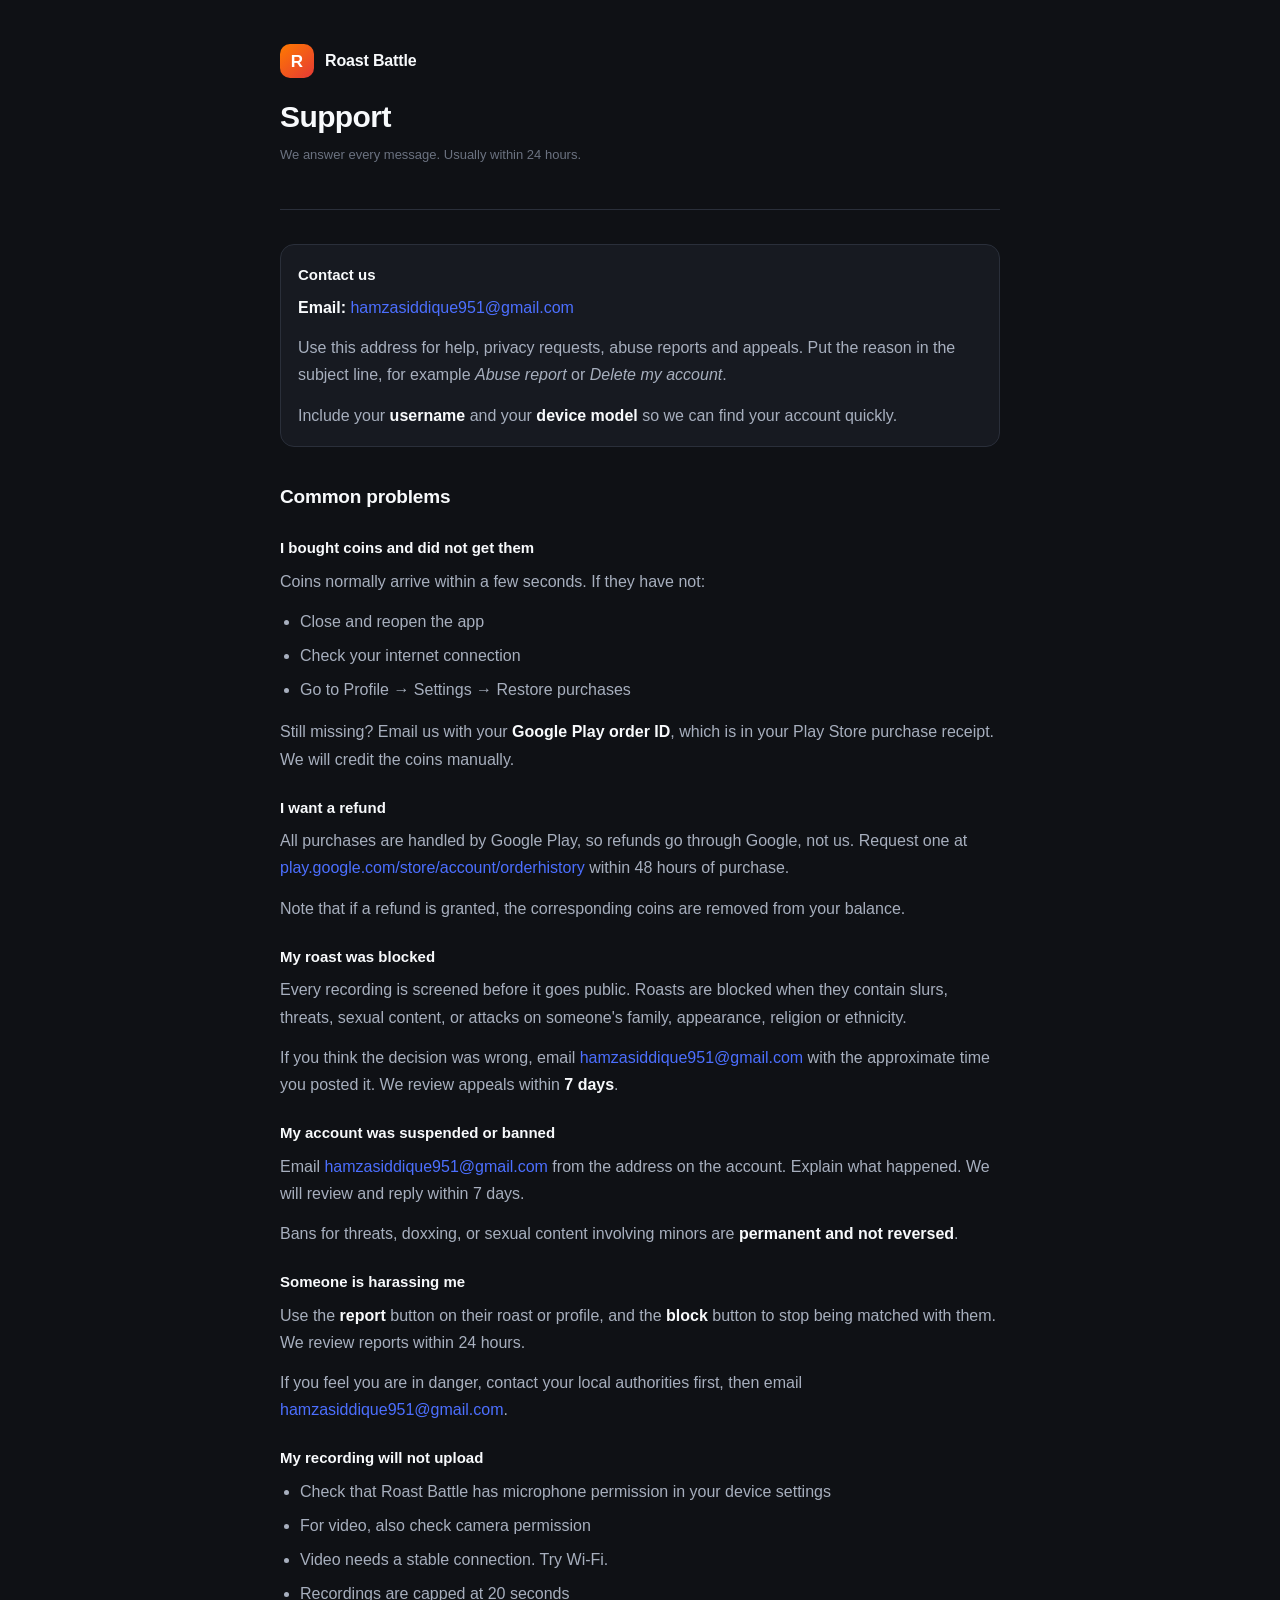
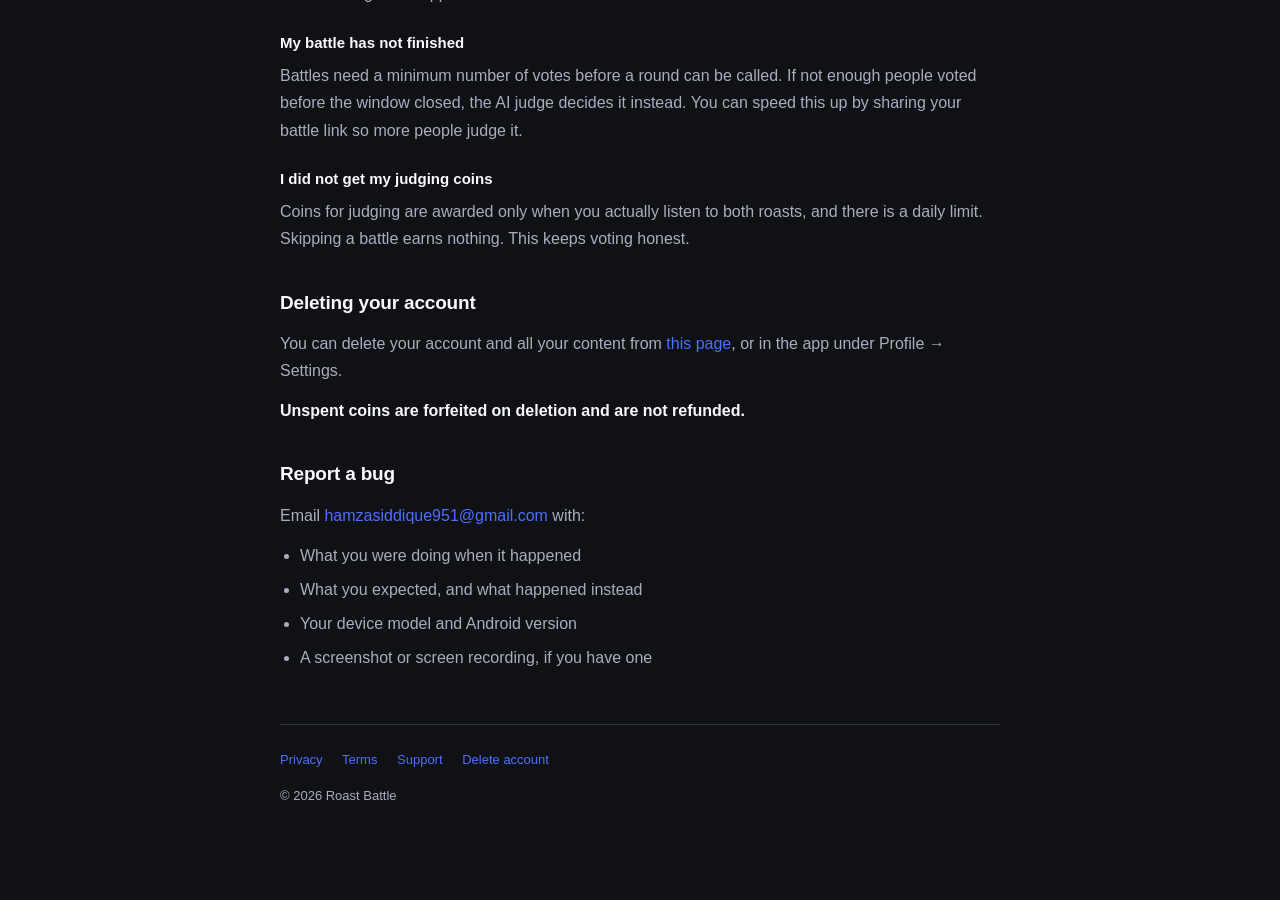
<file: support (1).html>
<!DOCTYPE html>
<html lang="en">
<head>
<meta charset="utf-8">
<meta name="viewport" content="width=device-width,initial-scale=1">
<title>Support — Roast Battle</title>
<link rel="stylesheet" href="style.css">
</head>
<body>
<div class="wrap">

<header>
  <div class="brand"><div class="mark">R</div><span>Roast Battle</span></div>
  <h1>Support</h1>
  <p class="sub">We answer every message. Usually within 24 hours.</p>
</header>

<div class="box">
  <h3>Contact us</h3>
  <p><strong>Email:</strong> <a href="mailto:hamzasiddique951@gmail.com">hamzasiddique951@gmail.com</a></p>
  <p>Use this address for help, privacy requests, abuse reports and appeals. Put the reason in the subject line, for example <em>Abuse report</em> or <em>Delete my account</em>.</p>
  <p style="margin-top:12px">Include your <strong>username</strong> and your <strong>device model</strong> so we can find your account quickly.</p>
</div>

<h2>Common problems</h2>

<h3>I bought coins and did not get them</h3>
<p>Coins normally arrive within a few seconds. If they have not:</p>
<ul>
  <li>Close and reopen the app</li>
  <li>Check your internet connection</li>
  <li>Go to Profile → Settings → Restore purchases</li>
</ul>
<p>Still missing? Email us with your <strong>Google Play order ID</strong>, which is in your Play Store purchase receipt. We will credit the coins manually.</p>

<h3>I want a refund</h3>
<p>All purchases are handled by Google Play, so refunds go through Google, not us. Request one at <a href="https://play.google.com/store/account/orderhistory">play.google.com/store/account/orderhistory</a> within 48 hours of purchase.</p>
<p>Note that if a refund is granted, the corresponding coins are removed from your balance.</p>

<h3>My roast was blocked</h3>
<p>Every recording is screened before it goes public. Roasts are blocked when they contain slurs, threats, sexual content, or attacks on someone's family, appearance, religion or ethnicity.</p>
<p>If you think the decision was wrong, email <a href="mailto:hamzasiddique951@gmail.com">hamzasiddique951@gmail.com</a> with the approximate time you posted it. We review appeals within <strong>7 days</strong>.</p>

<h3>My account was suspended or banned</h3>
<p>Email <a href="mailto:hamzasiddique951@gmail.com">hamzasiddique951@gmail.com</a> from the address on the account. Explain what happened. We will review and reply within 7 days.</p>
<p>Bans for threats, doxxing, or sexual content involving minors are <strong>permanent and not reversed</strong>.</p>

<h3>Someone is harassing me</h3>
<p>Use the <strong>report</strong> button on their roast or profile, and the <strong>block</strong> button to stop being matched with them. We review reports within 24 hours.</p>
<p>If you feel you are in danger, contact your local authorities first, then email <a href="mailto:hamzasiddique951@gmail.com">hamzasiddique951@gmail.com</a>.</p>

<h3>My recording will not upload</h3>
<ul>
  <li>Check that Roast Battle has microphone permission in your device settings</li>
  <li>For video, also check camera permission</li>
  <li>Video needs a stable connection. Try Wi-Fi.</li>
  <li>Recordings are capped at 20 seconds</li>
</ul>

<h3>My battle has not finished</h3>
<p>Battles need a minimum number of votes before a round can be called. If not enough people voted before the window closed, the AI judge decides it instead. You can speed this up by sharing your battle link so more people judge it.</p>

<h3>I did not get my judging coins</h3>
<p>Coins for judging are awarded only when you actually listen to both roasts, and there is a daily limit. Skipping a battle earns nothing. This keeps voting honest.</p>

<h2>Deleting your account</h2>
<p>You can delete your account and all your content from <a href="delete-account.html">this page</a>, or in the app under Profile → Settings.</p>
<p><strong>Unspent coins are forfeited on deletion and are not refunded.</strong></p>

<h2>Report a bug</h2>
<p>Email <a href="mailto:hamzasiddique951@gmail.com">hamzasiddique951@gmail.com</a> with:</p>
<ul>
  <li>What you were doing when it happened</li>
  <li>What you expected, and what happened instead</li>
  <li>Your device model and Android version</li>
  <li>A screenshot or screen recording, if you have one</li>
</ul>

<footer>
  <a href="privacy.html">Privacy</a>
  <a href="terms.html">Terms</a>
  <a href="support.html">Support</a>
  <a href="delete-account.html">Delete account</a>
  <p style="margin-top:14px">© 2026 Roast Battle</p>
</footer>

</div>
</body>
</html>
</file>
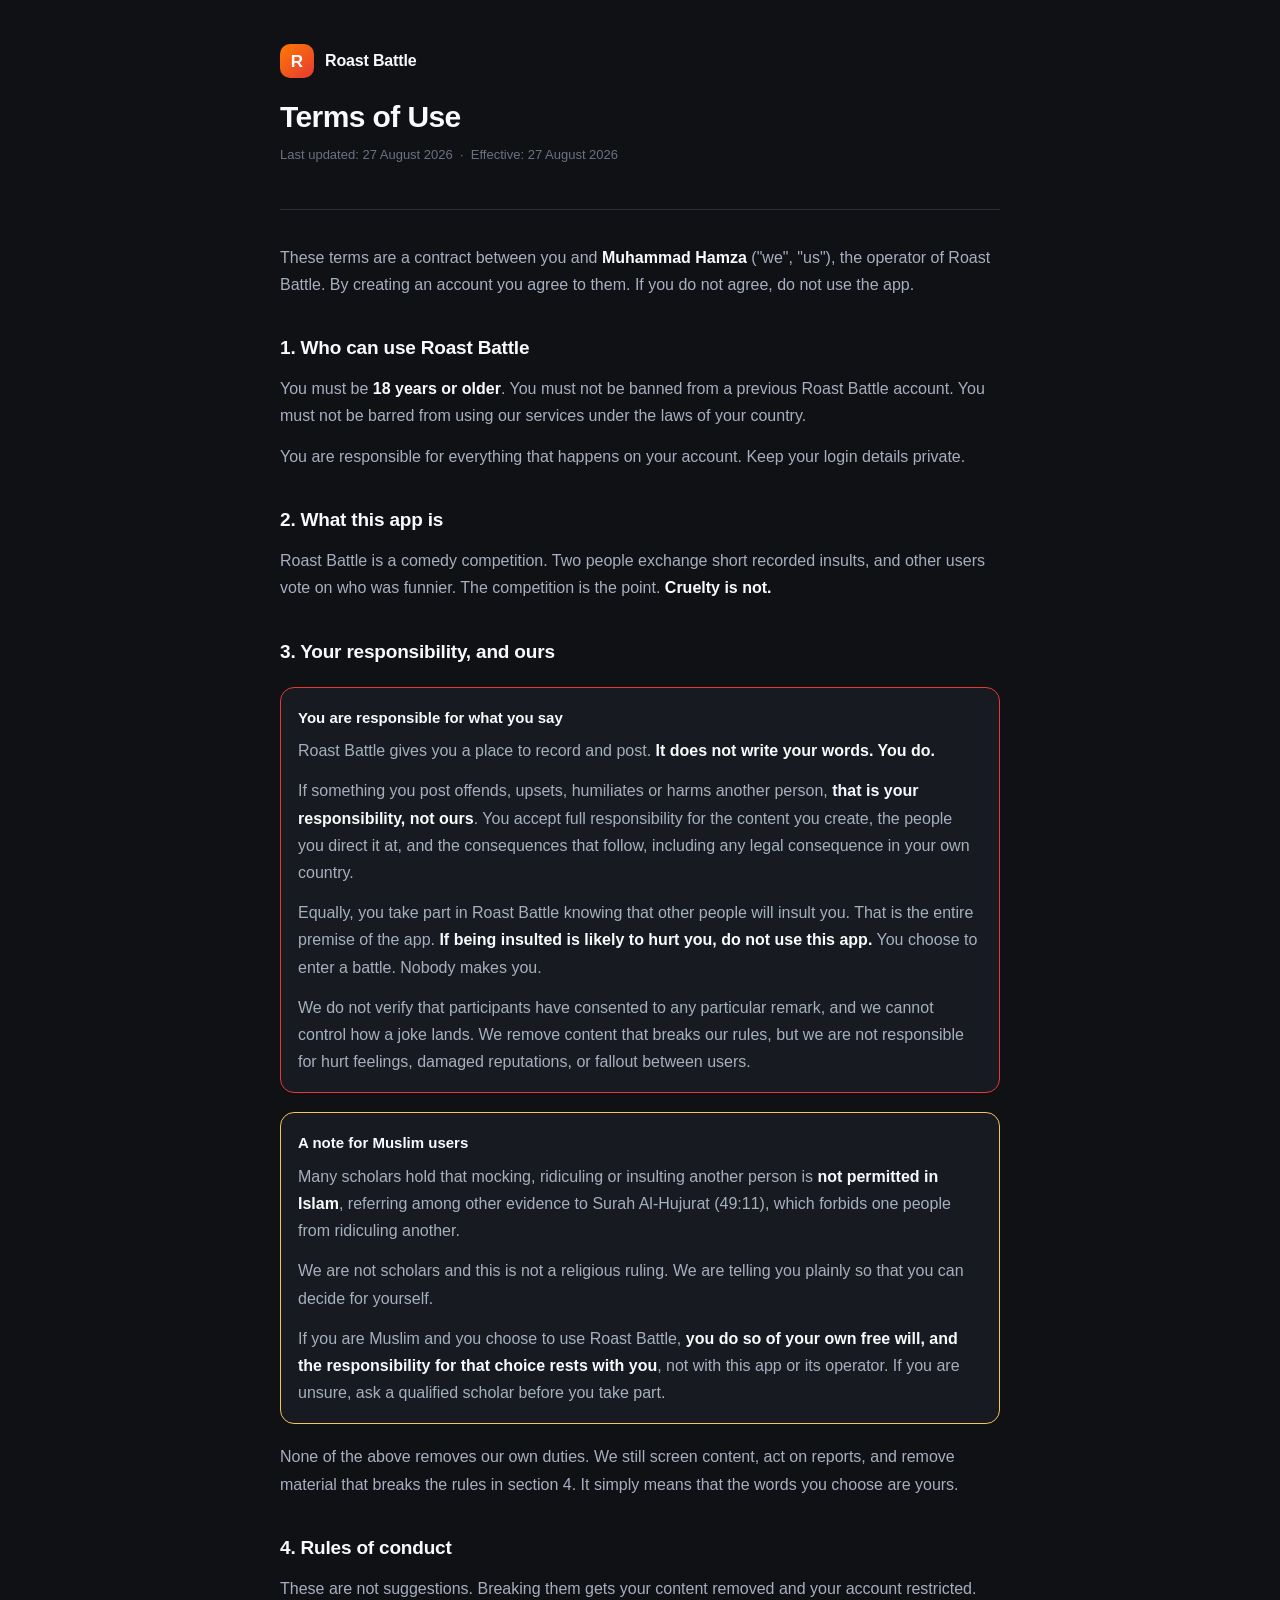
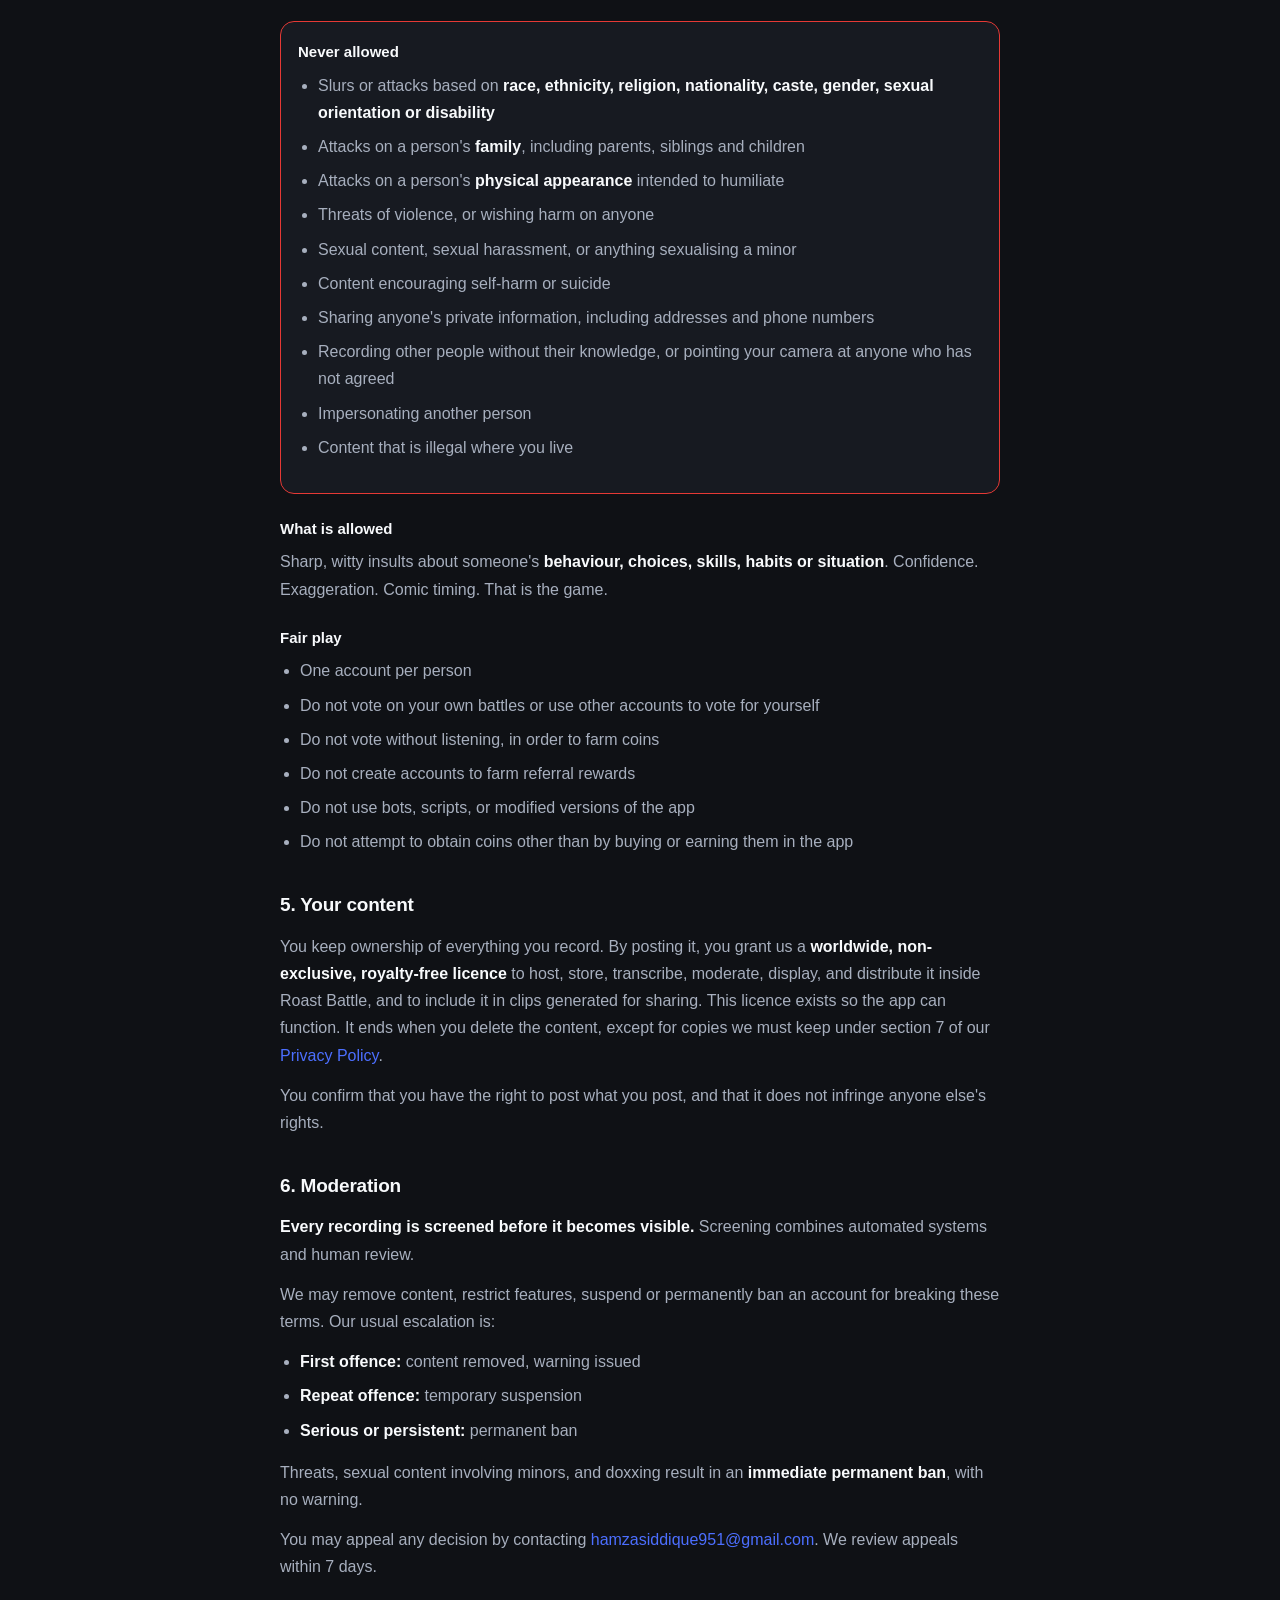
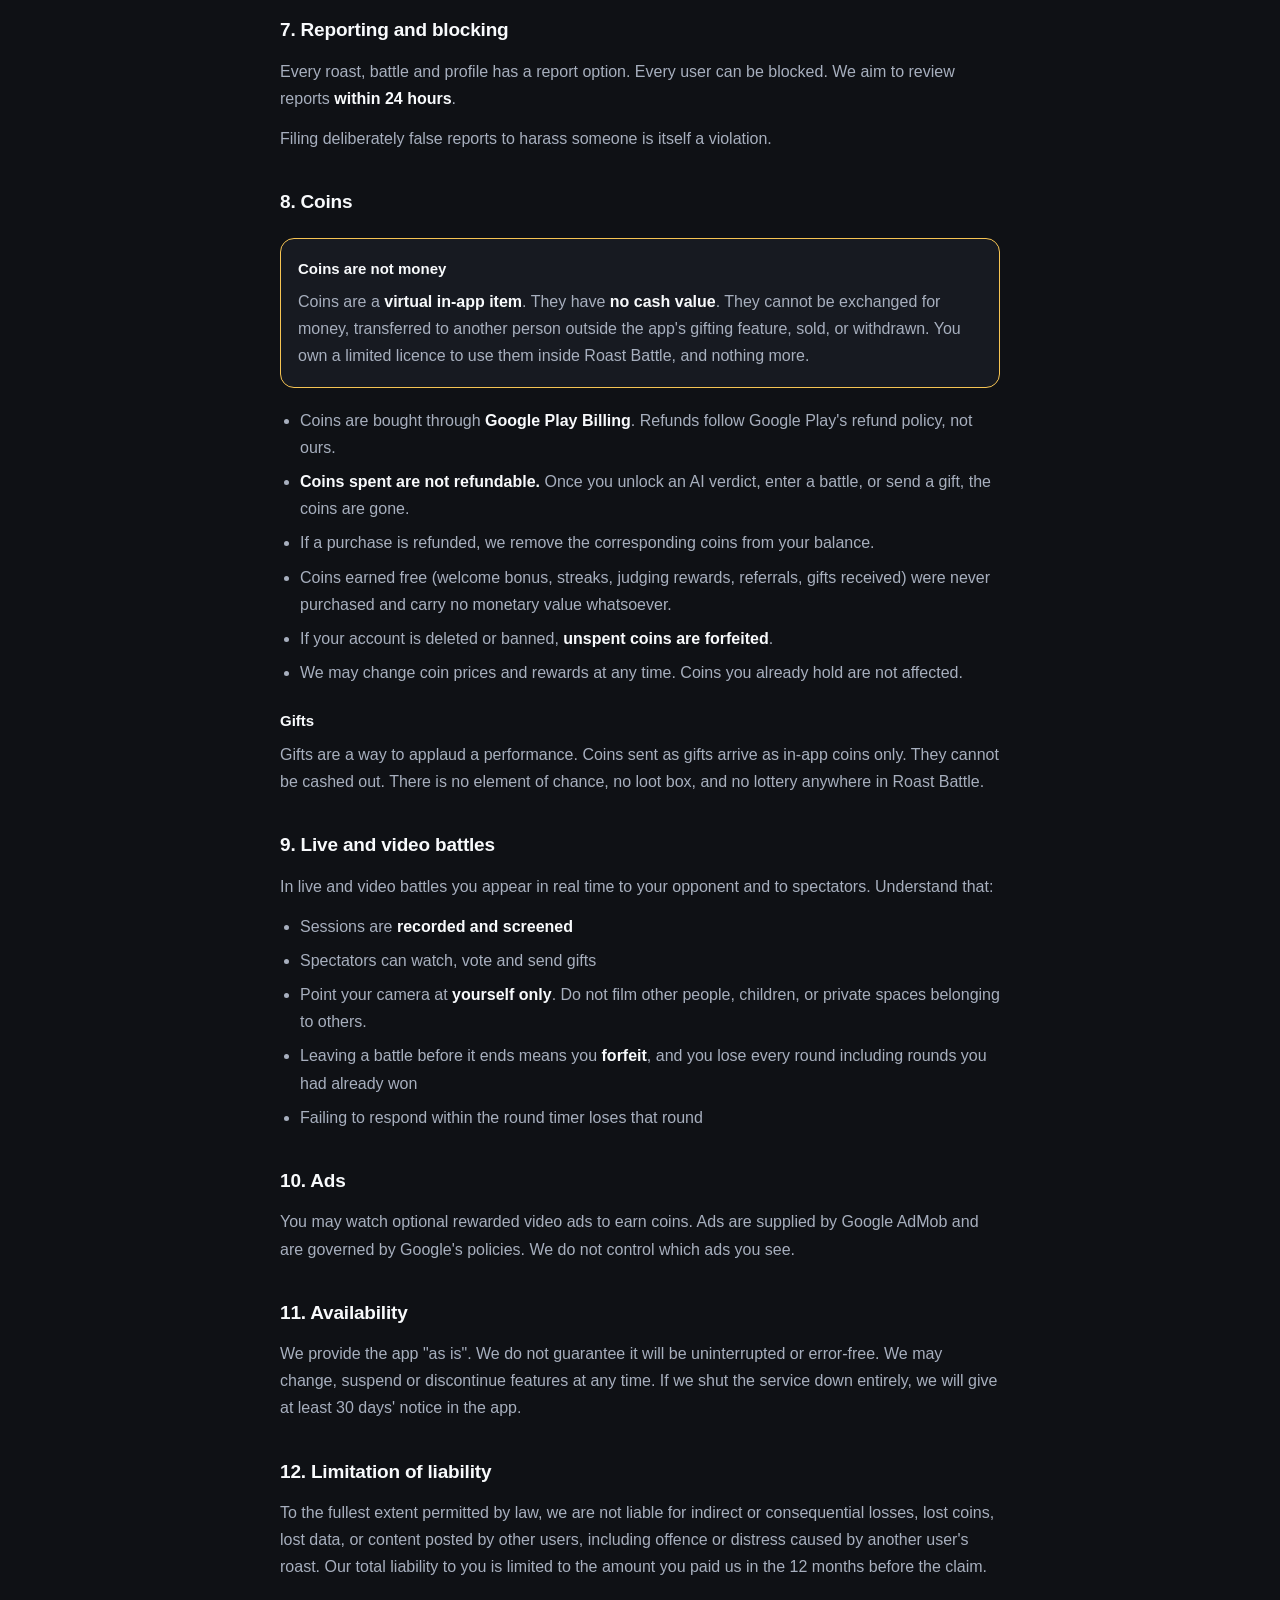
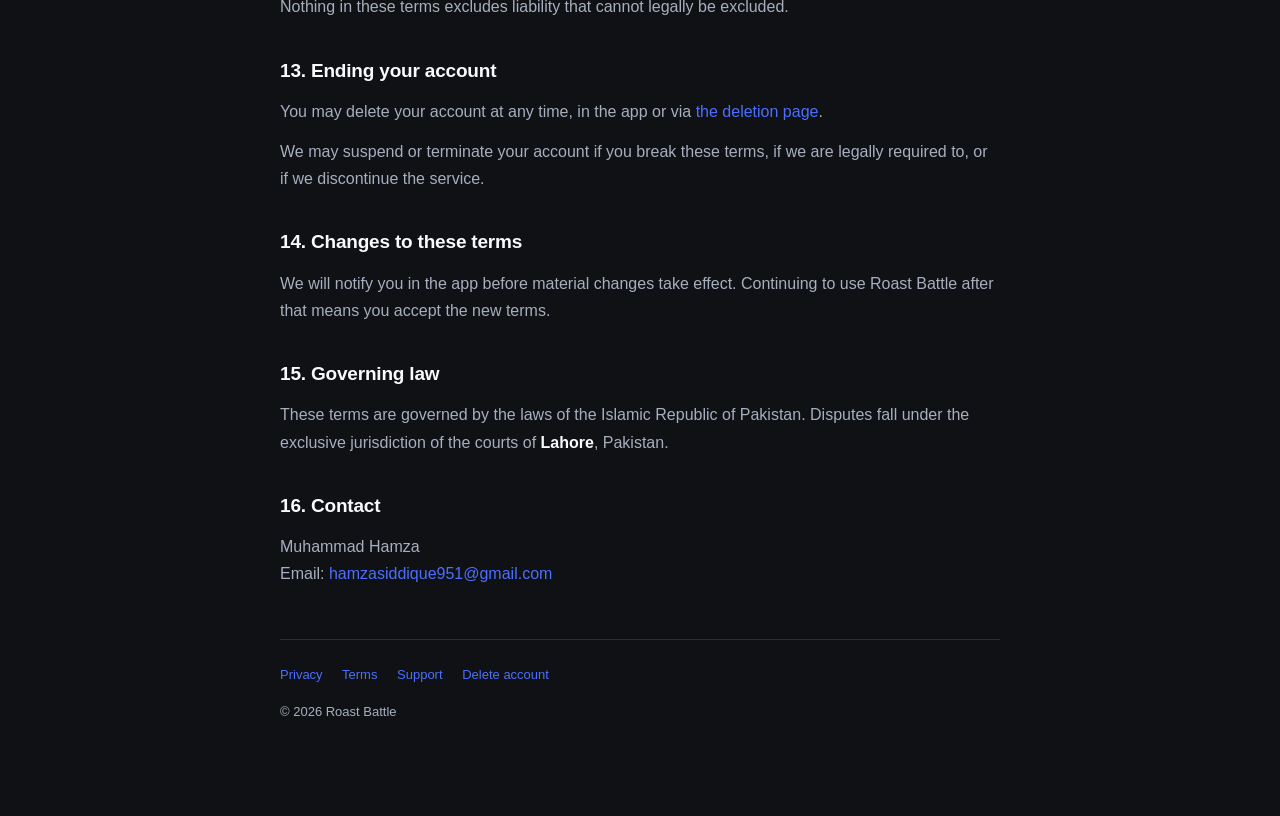
<file: terms (1).html>
<!DOCTYPE html>
<html lang="en">
<head>
<meta charset="utf-8">
<meta name="viewport" content="width=device-width,initial-scale=1">
<title>Terms of Use — Roast Battle</title>
<link rel="stylesheet" href="style.css">
</head>
<body>
<div class="wrap">

<header>
  <div class="brand"><div class="mark">R</div><span>Roast Battle</span></div>
  <h1>Terms of Use</h1>
  <p class="sub">Last updated: 27 August 2026 &nbsp;·&nbsp; Effective: 27 August 2026</p>
</header>

<p>These terms are a contract between you and <strong>Muhammad Hamza</strong> ("we", "us"), the operator of Roast Battle. By creating an account you agree to them. If you do not agree, do not use the app.</p>

<h2>1. Who can use Roast Battle</h2>
<p>You must be <strong>18 years or older</strong>. You must not be banned from a previous Roast Battle account. You must not be barred from using our services under the laws of your country.</p>
<p>You are responsible for everything that happens on your account. Keep your login details private.</p>

<h2>2. What this app is</h2>
<p>Roast Battle is a comedy competition. Two people exchange short recorded insults, and other users vote on who was funnier. The competition is the point. <strong>Cruelty is not.</strong></p>

<h2>3. Your responsibility, and ours</h2>

<div class="box stop">
  <h3>You are responsible for what you say</h3>
  <p>Roast Battle gives you a place to record and post. <strong>It does not write your words. You do.</strong></p>
  <p>If something you post offends, upsets, humiliates or harms another person, <strong>that is your responsibility, not ours</strong>. You accept full responsibility for the content you create, the people you direct it at, and the consequences that follow, including any legal consequence in your own country.</p>
  <p>Equally, you take part in Roast Battle knowing that other people will insult you. That is the entire premise of the app. <strong>If being insulted is likely to hurt you, do not use this app.</strong> You choose to enter a battle. Nobody makes you.</p>
  <p>We do not verify that participants have consented to any particular remark, and we cannot control how a joke lands. We remove content that breaks our rules, but we are not responsible for hurt feelings, damaged reputations, or fallout between users.</p>
</div>

<div class="box warn">
  <h3>A note for Muslim users</h3>
  <p>Many scholars hold that mocking, ridiculing or insulting another person is <strong>not permitted in Islam</strong>, referring among other evidence to Surah Al-Hujurat (49:11), which forbids one people from ridiculing another.</p>
  <p>We are not scholars and this is not a religious ruling. We are telling you plainly so that you can decide for yourself.</p>
  <p>If you are Muslim and you choose to use Roast Battle, <strong>you do so of your own free will, and the responsibility for that choice rests with you</strong>, not with this app or its operator. If you are unsure, ask a qualified scholar before you take part.</p>
</div>

<p>None of the above removes our own duties. We still screen content, act on reports, and remove material that breaks the rules in section 4. It simply means that the words you choose are yours.</p>

<h2>4. Rules of conduct</h2>
<p>These are not suggestions. Breaking them gets your content removed and your account restricted.</p>

<div class="box stop">
  <h3>Never allowed</h3>
  <ul>
    <li>Slurs or attacks based on <strong>race, ethnicity, religion, nationality, caste, gender, sexual orientation or disability</strong></li>
    <li>Attacks on a person's <strong>family</strong>, including parents, siblings and children</li>
    <li>Attacks on a person's <strong>physical appearance</strong> intended to humiliate</li>
    <li>Threats of violence, or wishing harm on anyone</li>
    <li>Sexual content, sexual harassment, or anything sexualising a minor</li>
    <li>Content encouraging self-harm or suicide</li>
    <li>Sharing anyone's private information, including addresses and phone numbers</li>
    <li>Recording other people without their knowledge, or pointing your camera at anyone who has not agreed</li>
    <li>Impersonating another person</li>
    <li>Content that is illegal where you live</li>
  </ul>
</div>

<h3>What is allowed</h3>
<p>Sharp, witty insults about someone's <strong>behaviour, choices, skills, habits or situation</strong>. Confidence. Exaggeration. Comic timing. That is the game.</p>

<h3>Fair play</h3>
<ul>
  <li>One account per person</li>
  <li>Do not vote on your own battles or use other accounts to vote for yourself</li>
  <li>Do not vote without listening, in order to farm coins</li>
  <li>Do not create accounts to farm referral rewards</li>
  <li>Do not use bots, scripts, or modified versions of the app</li>
  <li>Do not attempt to obtain coins other than by buying or earning them in the app</li>
</ul>

<h2>5. Your content</h2>
<p>You keep ownership of everything you record. By posting it, you grant us a <strong>worldwide, non-exclusive, royalty-free licence</strong> to host, store, transcribe, moderate, display, and distribute it inside Roast Battle, and to include it in clips generated for sharing. This licence exists so the app can function. It ends when you delete the content, except for copies we must keep under section 7 of our <a href="privacy.html">Privacy Policy</a>.</p>
<p>You confirm that you have the right to post what you post, and that it does not infringe anyone else's rights.</p>

<h2>6. Moderation</h2>
<p><strong>Every recording is screened before it becomes visible.</strong> Screening combines automated systems and human review.</p>
<p>We may remove content, restrict features, suspend or permanently ban an account for breaking these terms. Our usual escalation is:</p>
<ul>
  <li><strong>First offence:</strong> content removed, warning issued</li>
  <li><strong>Repeat offence:</strong> temporary suspension</li>
  <li><strong>Serious or persistent:</strong> permanent ban</li>
</ul>
<p>Threats, sexual content involving minors, and doxxing result in an <strong>immediate permanent ban</strong>, with no warning.</p>
<p>You may appeal any decision by contacting <a href="mailto:hamzasiddique951@gmail.com">hamzasiddique951@gmail.com</a>. We review appeals within 7 days.</p>

<h2>7. Reporting and blocking</h2>
<p>Every roast, battle and profile has a report option. Every user can be blocked. We aim to review reports <strong>within 24 hours</strong>.</p>
<p>Filing deliberately false reports to harass someone is itself a violation.</p>

<h2>8. Coins</h2>
<div class="box warn">
  <h3>Coins are not money</h3>
  <p>Coins are a <strong>virtual in-app item</strong>. They have <strong>no cash value</strong>. They cannot be exchanged for money, transferred to another person outside the app's gifting feature, sold, or withdrawn. You own a limited licence to use them inside Roast Battle, and nothing more.</p>
</div>
<ul>
  <li>Coins are bought through <strong>Google Play Billing</strong>. Refunds follow Google Play's refund policy, not ours.</li>
  <li><strong>Coins spent are not refundable.</strong> Once you unlock an AI verdict, enter a battle, or send a gift, the coins are gone.</li>
  <li>If a purchase is refunded, we remove the corresponding coins from your balance.</li>
  <li>Coins earned free (welcome bonus, streaks, judging rewards, referrals, gifts received) were never purchased and carry no monetary value whatsoever.</li>
  <li>If your account is deleted or banned, <strong>unspent coins are forfeited</strong>.</li>
  <li>We may change coin prices and rewards at any time. Coins you already hold are not affected.</li>
</ul>

<h3>Gifts</h3>
<p>Gifts are a way to applaud a performance. Coins sent as gifts arrive as in-app coins only. They cannot be cashed out. There is no element of chance, no loot box, and no lottery anywhere in Roast Battle.</p>

<h2>9. Live and video battles</h2>
<p>In live and video battles you appear in real time to your opponent and to spectators. Understand that:</p>
<ul>
  <li>Sessions are <strong>recorded and screened</strong></li>
  <li>Spectators can watch, vote and send gifts</li>
  <li>Point your camera at <strong>yourself only</strong>. Do not film other people, children, or private spaces belonging to others.</li>
  <li>Leaving a battle before it ends means you <strong>forfeit</strong>, and you lose every round including rounds you had already won</li>
  <li>Failing to respond within the round timer loses that round</li>
</ul>

<h2>10. Ads</h2>
<p>You may watch optional rewarded video ads to earn coins. Ads are supplied by Google AdMob and are governed by Google's policies. We do not control which ads you see.</p>

<h2>11. Availability</h2>
<p>We provide the app "as is". We do not guarantee it will be uninterrupted or error-free. We may change, suspend or discontinue features at any time. If we shut the service down entirely, we will give at least 30 days' notice in the app.</p>

<h2>12. Limitation of liability</h2>
<p>To the fullest extent permitted by law, we are not liable for indirect or consequential losses, lost coins, lost data, or content posted by other users, including offence or distress caused by another user's roast. Our total liability to you is limited to the amount you paid us in the 12 months before the claim.</p>
<p>Nothing in these terms excludes liability that cannot legally be excluded.</p>

<h2>13. Ending your account</h2>
<p>You may delete your account at any time, in the app or via <a href="delete-account.html">the deletion page</a>.</p>
<p>We may suspend or terminate your account if you break these terms, if we are legally required to, or if we discontinue the service.</p>

<h2>14. Changes to these terms</h2>
<p>We will notify you in the app before material changes take effect. Continuing to use Roast Battle after that means you accept the new terms.</p>

<h2>15. Governing law</h2>
<p>These terms are governed by the laws of the Islamic Republic of Pakistan. Disputes fall under the exclusive jurisdiction of the courts of <strong>Lahore</strong>, Pakistan.</p>

<h2>16. Contact</h2>
<p>
  Muhammad Hamza<br>
  Email: <a href="mailto:hamzasiddique951@gmail.com">hamzasiddique951@gmail.com</a>
</p>

<footer>
  <a href="privacy.html">Privacy</a>
  <a href="terms.html">Terms</a>
  <a href="support.html">Support</a>
  <a href="delete-account.html">Delete account</a>
  <p style="margin-top:14px">© 2026 Roast Battle</p>
</footer>

</div>
</body>
</html>
</file>
<file: style.css>
:root{
  --red:#E53935; --gold:#F6C453; --blue:#4C6FFF;
  --bg:#0F1115; --card:#171A21; --bd:#2A2F3A;
  --tx:#F8FAFC; --tx2:#A7AFBE; --mut:#6B7280;
}
*{box-sizing:border-box;margin:0;padding:0}
body{
  background:var(--bg);color:var(--tx);
  font:400 16px/1.7 -apple-system,BlinkMacSystemFont,"Segoe UI",Roboto,sans-serif;
  padding:0 20px 80px;
}
.wrap{max-width:720px;margin:0 auto}
header{padding:44px 0 30px;border-bottom:1px solid var(--bd);margin-bottom:34px}
.brand{display:flex;align-items:center;gap:11px;margin-bottom:22px}
.mark{width:34px;height:34px;border-radius:10px;
  background:linear-gradient(140deg,#FF7A00,var(--red));display:grid;place-items:center;
  font:800 17px/1 sans-serif;color:#fff}
.brand span{font-weight:700;font-size:16px;letter-spacing:-.01em}
h1{font-size:30px;font-weight:800;letter-spacing:-.02em;line-height:1.15}
.sub{color:var(--mut);font-size:13px;margin-top:9px}
h2{font-size:19px;font-weight:700;margin:34px 0 11px;letter-spacing:-.01em}
h3{font-size:15px;font-weight:600;margin:22px 0 7px}
p{color:var(--tx2);margin-bottom:13px}
ul{color:var(--tx2);margin:0 0 15px 20px}
li{margin-bottom:7px}
strong{color:var(--tx);font-weight:600}
a{color:var(--blue);text-decoration:none}
a:hover{text-decoration:underline}
table{width:100%;border-collapse:collapse;margin:15px 0;font-size:14px}
th,td{text-align:left;padding:10px 12px;border-bottom:1px solid var(--bd);vertical-align:top}
th{color:var(--mut);font-weight:600;font-size:12px;letter-spacing:.06em;text-transform:uppercase}
td{color:var(--tx2)}
.box{background:var(--card);border:1px solid var(--bd);border-radius:14px;padding:17px;margin:19px 0}
.box.warn{border-color:var(--gold)}
.box.stop{border-color:var(--red)}
.box p:last-child{margin-bottom:0}
.box h3{margin-top:0}
footer{margin-top:52px;padding-top:24px;border-top:1px solid var(--bd);
  color:var(--mut);font-size:13px}
footer a{margin-right:16px}
@media(max-width:600px){h1{font-size:25px}body{font-size:15px}}
</file>
